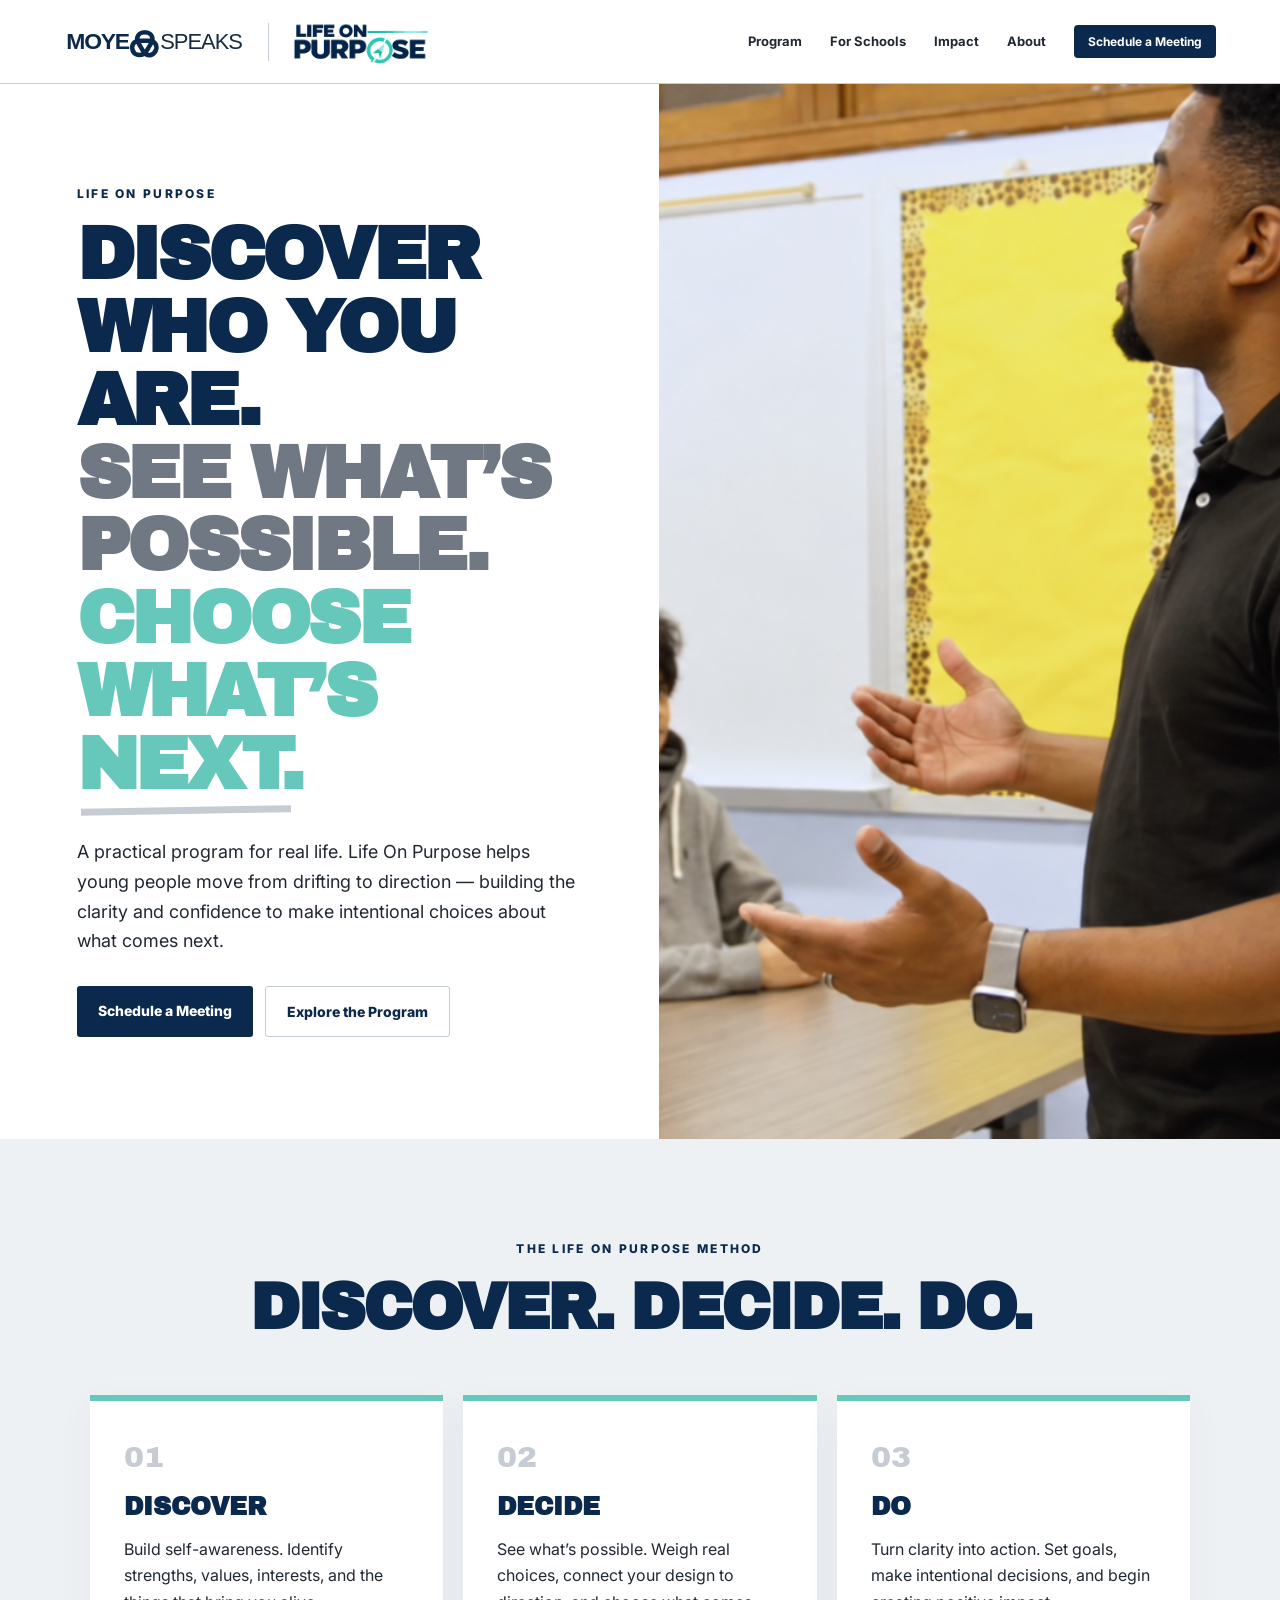
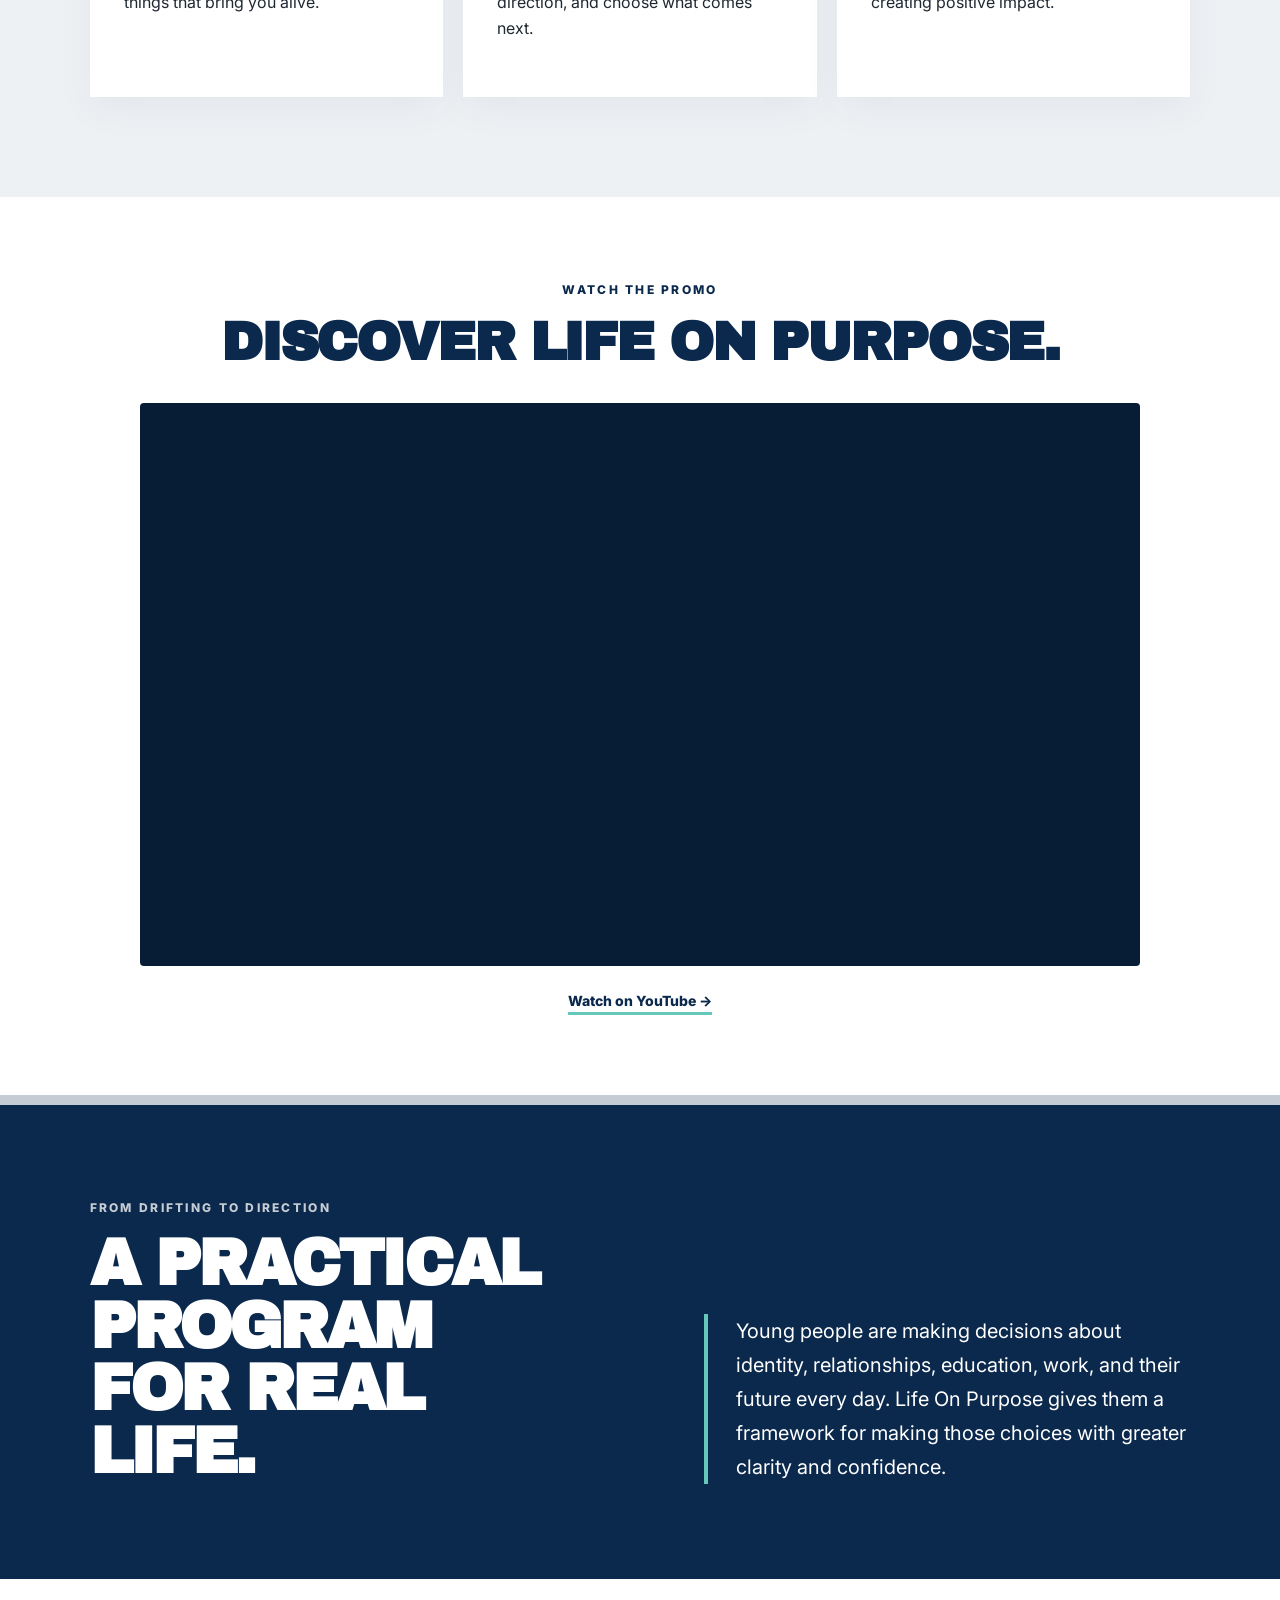
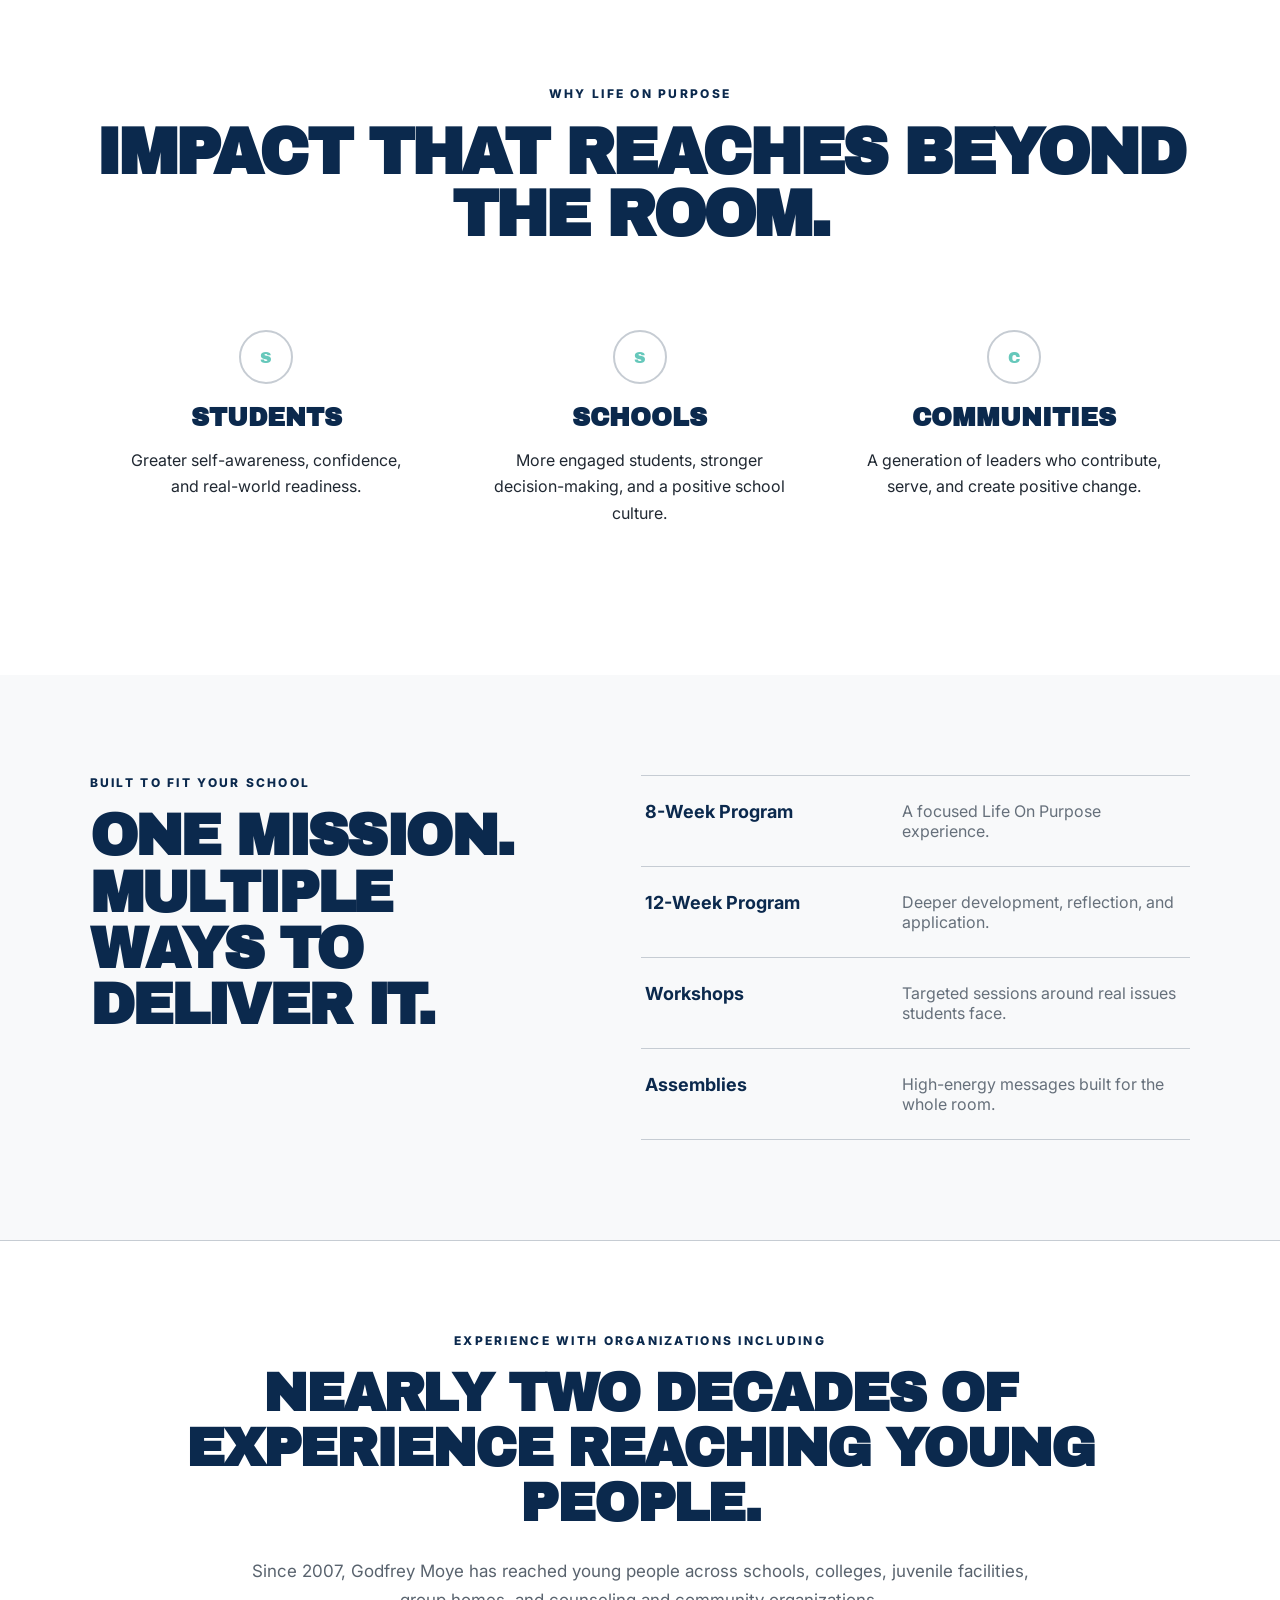
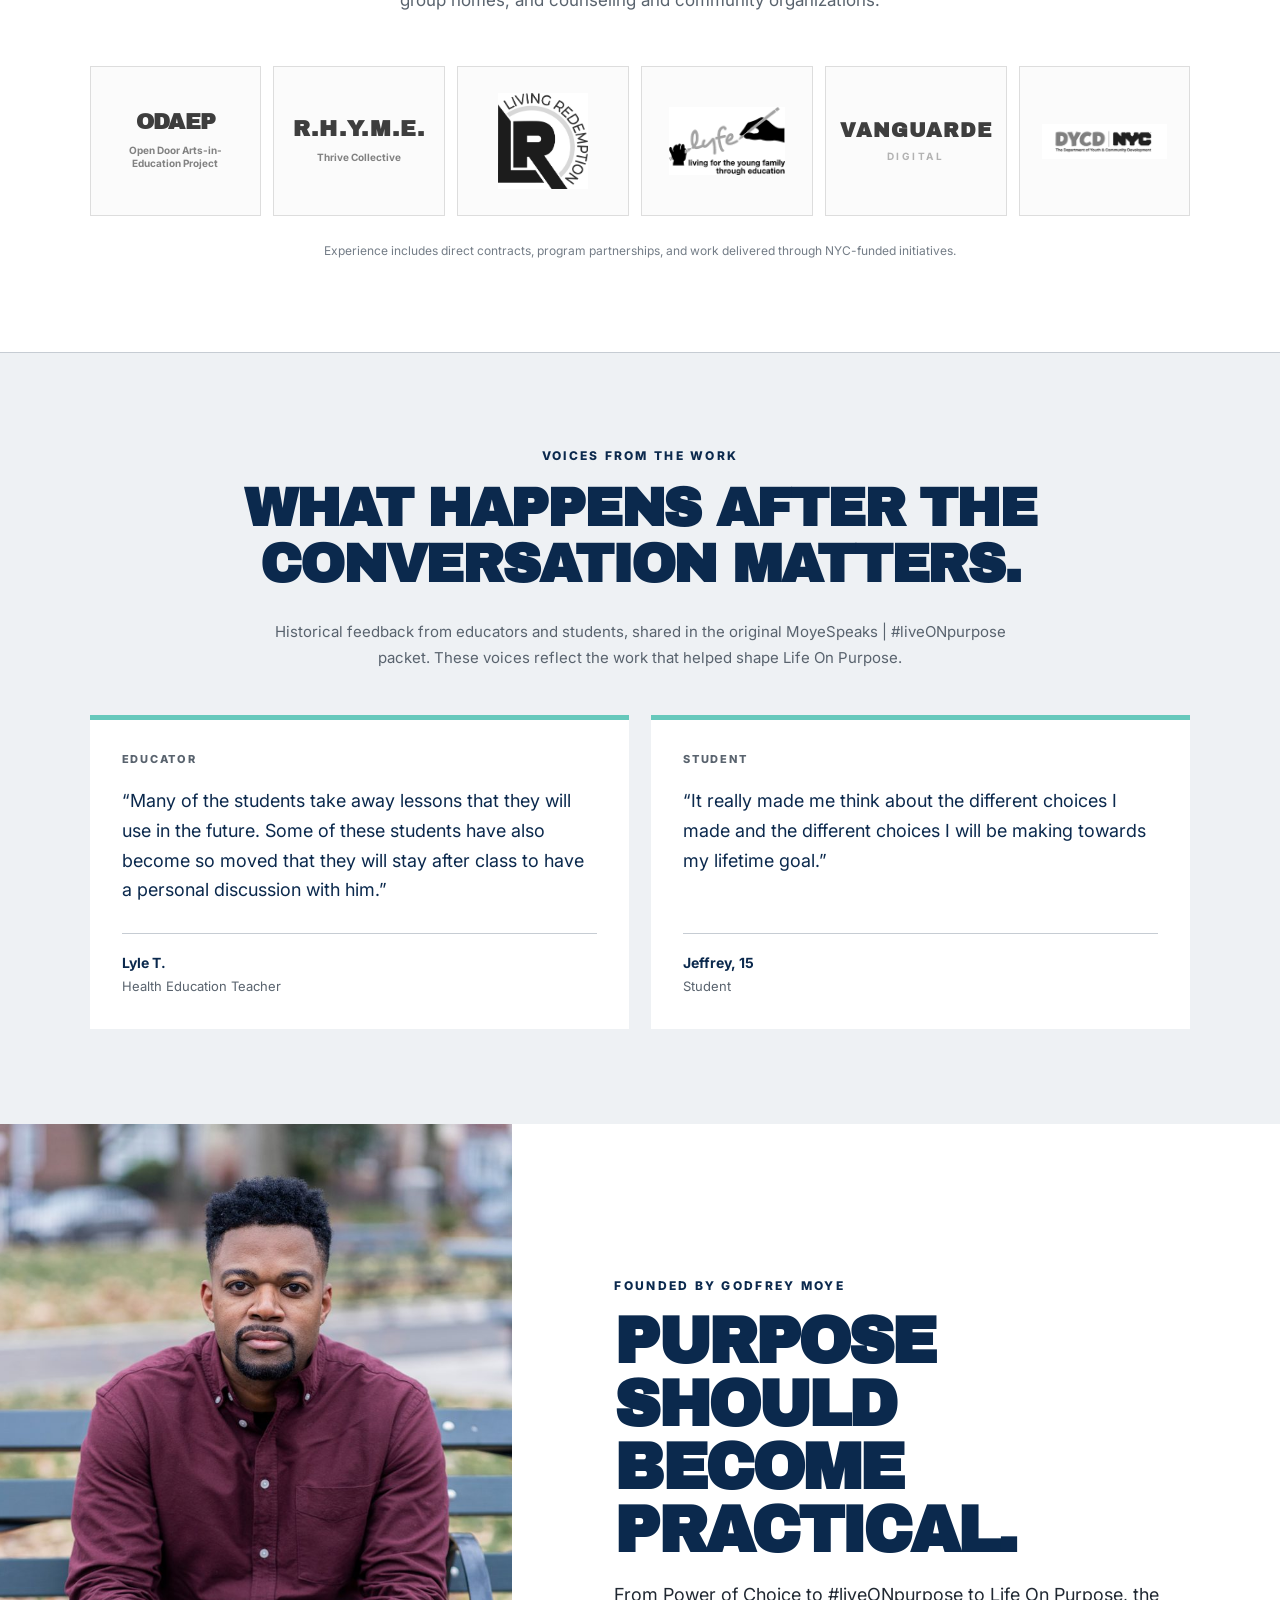
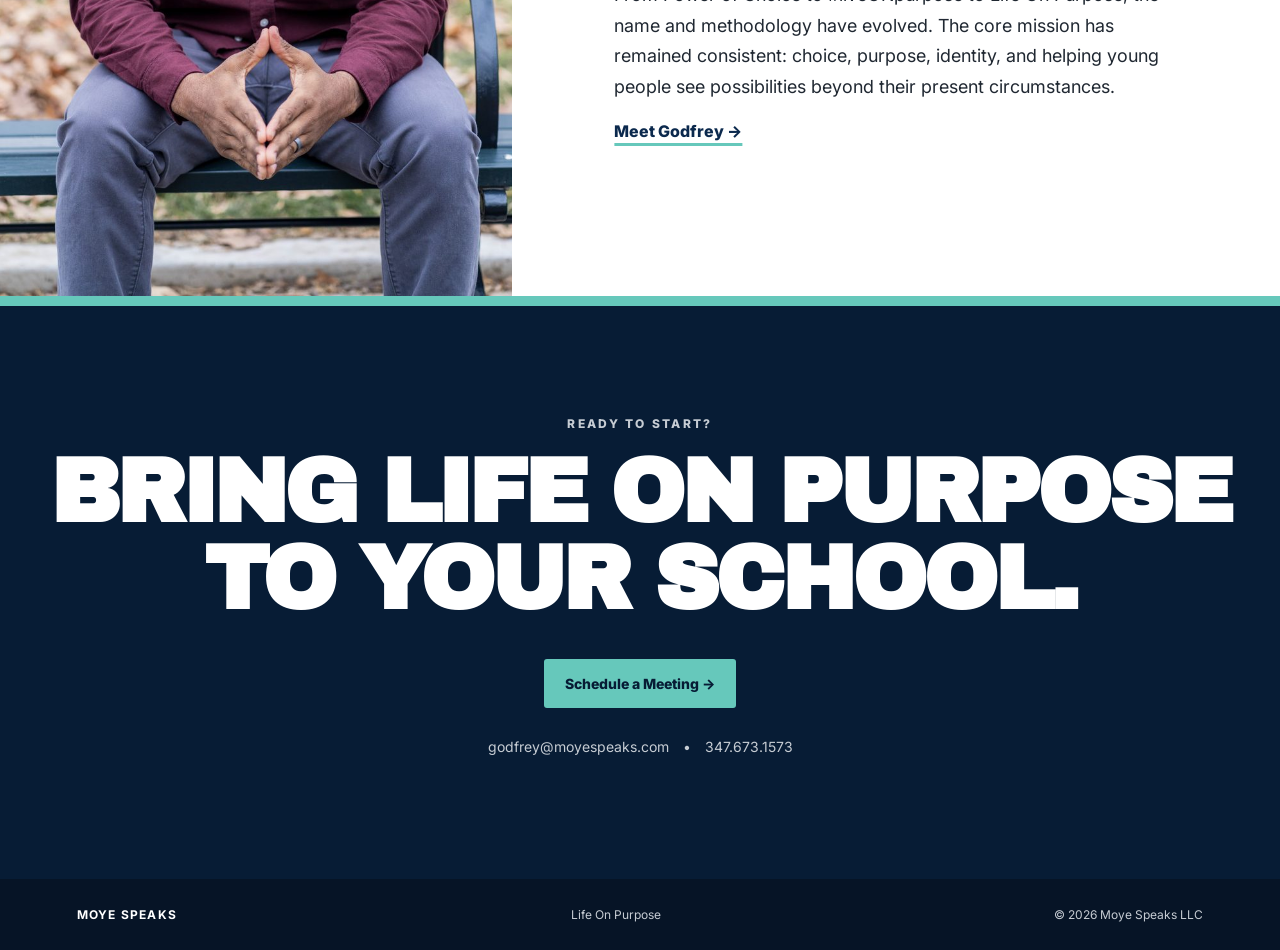
<file: index.html>
<!doctype html>
<html lang="en">
<head>
<meta charset="UTF-8">
<meta name="viewport" content="width=device-width,initial-scale=1">
<title>Life On Purpose | Moye Speaks</title>
<meta name="description" content="Life On Purpose helps young people move from drifting to direction through practical school programs that build self-awareness, confidence, and intentional decision-making.">
<link rel="preconnect" href="https://fonts.googleapis.com">
<link rel="preconnect" href="https://fonts.gstatic.com" crossorigin>
<link href="https://fonts.googleapis.com/css2?family=Archivo+Black&family=Inter:wght@400;500;600;700;800&display=swap" rel="stylesheet">
<link rel="stylesheet" href="/assets/lop-refresh.css?v=proof-20261007">
<link rel="canonical" href="https://moyespeaks.com/">
<style>
.promo{padding:85px clamp(24px,7vw,110px);background:#fff;text-align:center}
.promo h2{font-family:"Archivo Black",sans-serif;text-transform:uppercase;letter-spacing:-.04em;line-height:1.04;color:var(--navy);font-size:clamp(36px,4.2vw,60px);max-width:920px;margin:0 auto 32px}
.promo-player{max-width:1000px;margin:0 auto 24px;aspect-ratio:16/9;background:var(--navy2);overflow:hidden;border-radius:4px}
.promo-player iframe{display:block;width:100%;height:100%;border:0}
.promo .text-link{font-size:14px}
@media(max-width:850px){.promo{padding-top:65px;padding-bottom:65px}}
</style>
</head>
<body>
<header class="nav">
  <div class="brand-lockup">
    <a class="company-brand" href="/" aria-label="Moye Speaks home"><img src="/images/moye-speaks-logo.svg" alt="Moye Speaks"></a>
    <span class="brand-divider" aria-hidden="true"></span>
    <a class="program-brand" href="/program/" aria-label="Life On Purpose program"><img src="/images/life-on-purpose-logo.png" alt="Life On Purpose"></a>
  </div>
  <nav aria-label="Main navigation">
    <a href="/program/">Program</a><a href="/educators/">For Schools</a><a href="/impact/">Impact</a><a href="/about/">About</a>
    <a class="nav-cta" href="https://calendly.com/moyespeaks/godfrey-moye-meeting" target="_blank" rel="noopener">Schedule a Meeting</a>
  </nav>
</header>

<main>
<section class="hero">
  <div class="hero-copy">
    <p class="eyebrow">LIFE ON PURPOSE</p>
    <h1>Discover who you are.<br><span>See what’s possible.</span><br><em>Choose what’s next.</em></h1>
    <p class="lede">A practical program for real life. Life On Purpose helps young people move from drifting to direction — building the clarity and confidence to make intentional choices about what comes next.</p>
    <div class="actions"><a class="btn primary" href="https://calendly.com/moyespeaks/godfrey-moye-meeting" target="_blank" rel="noopener">Schedule a Meeting</a><a class="btn secondary" href="/program/">Explore the Program</a></div>
  </div>
  <div class="hero-photo"><img src="/images/youth-work.png" alt="Godfrey Moye working with young people"></div>
</section>

<section class="method" aria-labelledby="method-title">
  <p class="eyebrow center">THE LIFE ON PURPOSE METHOD</p>
  <h2 id="method-title">Discover. Decide. Do.</h2>
  <div class="method-grid">
    <article><span>01</span><h3>Discover</h3><p>Build self-awareness. Identify strengths, values, interests, and the things that bring you alive.</p></article>
    <article><span>02</span><h3>Decide</h3><p>See what’s possible. Weigh real choices, connect your design to direction, and choose what comes next.</p></article>
    <article><span>03</span><h3>Do</h3><p>Turn clarity into action. Set goals, make intentional decisions, and begin creating positive impact.</p></article>
  </div>
</section>

<section class="promo" id="promo" aria-labelledby="promo-title">
 <p class="eyebrow center">WATCH THE PROMO</p>
 <h2 id="promo-title">Discover Life On Purpose.</h2>
 <div class="promo-player"><iframe src="https://www.youtube-nocookie.com/embed/PWd2QhHkWoM?rel=0" title="Life On Purpose promotional video" loading="lazy" referrerpolicy="strict-origin-when-cross-origin" allow="accelerometer; clipboard-write; encrypted-media; gyroscope; picture-in-picture; web-share" allowfullscreen></iframe></div>
 <a class="text-link" href="https://youtu.be/PWd2QhHkWoM" target="_blank" rel="noopener">Watch on YouTube →</a>
</section>

<section class="real-life">
 <div><p class="eyebrow light">FROM DRIFTING TO DIRECTION</p><h2>A practical program<br>for real life.</h2></div>
 <p>Young people are making decisions about identity, relationships, education, work, and their future every day. Life On Purpose gives them a framework for making those choices with greater clarity and confidence.</p>
</section>

<section class="outcomes">
 <p class="eyebrow center">WHY LIFE ON PURPOSE</p><h2>Impact that reaches beyond the room.</h2>
 <div class="outcome-grid">
  <article><div class="icon">S</div><h3>Students</h3><p>Greater self-awareness, confidence, and real-world readiness.</p></article>
  <article><div class="icon">S</div><h3>Schools</h3><p>More engaged students, stronger decision-making, and a positive school culture.</p></article>
  <article><div class="icon">C</div><h3>Communities</h3><p>A generation of leaders who contribute, serve, and create positive change.</p></article>
 </div>
</section>

<section class="formats">
 <div class="formats-head"><p class="eyebrow">BUILT TO FIT YOUR SCHOOL</p><h2>One mission.<br>Multiple ways to deliver it.</h2></div>
 <div class="format-list">
  <a href="/program/"><strong>8-Week Program</strong><span>A focused Life On Purpose experience.</span></a>
  <a href="/program/"><strong>12-Week Program</strong><span>Deeper development, reflection, and application.</span></a>
  <a href="/program/"><strong>Workshops</strong><span>Targeted sessions around real issues students face.</span></a>
  <a href="/program/"><strong>Assemblies</strong><span>High-energy messages built for the whole room.</span></a>
 </div>
</section>

<section class="experience" aria-labelledby="experience-title">
  <p class="eyebrow center">EXPERIENCE WITH ORGANIZATIONS INCLUDING</p>
  <h2 id="experience-title">Nearly two decades of experience reaching young people.</h2>
  <p class="experience-summary">Since 2007, Godfrey Moye has reached young people across schools, colleges, juvenile facilities, group homes, and counseling and community organizations.</p>
  <div class="org-grid" aria-label="Organizations Godfrey Moye has worked with">
    <a class="org-mark odaep" href="https://odaep.org/" target="_blank" rel="noopener" aria-label="Open Door Arts-in-Education Project"><strong>ODAEP</strong><span>Open Door Arts-in-Education Project</span></a>
    <a class="org-mark rhyme" href="https://www.thrivecollective.org/rhyme/" target="_blank" rel="noopener" aria-label="RHYME by Thrive Collective"><strong>R.H.Y.M.E.</strong><span>Thrive Collective</span></a>
    <a class="org-mark redemption" href="https://livingredemption.org/" target="_blank" rel="noopener" aria-label="Living Redemption"><img src="/images/partners/living-redemption.png" alt="Living Redemption"></a>
    <a class="org-mark lyfe" href="https://lyfenyc.org/" target="_blank" rel="noopener" aria-label="LYFE NYC"><img src="/images/partners/lyfe.png" alt="LYFE NYC"></a>
    <a class="org-mark vanguarde" href="https://vanguarde.digital/" target="_blank" rel="noopener" aria-label="Vanguarde Digital"><strong>VANGUARDE</strong><span>DIGITAL</span></a>
    <a class="org-mark dycd" href="https://discoverdycd.dycdconnect.nyc/home" target="_blank" rel="noopener" aria-label="NYC Department of Youth and Community Development"><img src="/images/partners/dycd.png" alt="DYCD NYC"></a>
  </div>
  <p class="experience-note">Experience includes direct contracts, program partnerships, and work delivered through NYC-funded initiatives.</p>
</section>

<section class="testimonials" aria-labelledby="testimonials-title">
 <p class="eyebrow center">VOICES FROM THE WORK</p>
 <h2 id="testimonials-title">What happens after the conversation matters.</h2>
 <p class="testimonials-context">Historical feedback from educators and students, shared in the original MoyeSpeaks | #liveONpurpose packet. These voices reflect the work that helped shape Life On Purpose.</p>
 <div class="testimonial-grid">
  <figure class="testimonial-card"><p class="testimonial-label">EDUCATOR</p><blockquote><p>“Many of the students take away lessons that they will use in the future. Some of these students have also become so moved that they will stay after class to have a personal discussion with him.”</p></blockquote><figcaption><strong>Lyle T.</strong><span>Health Education Teacher</span></figcaption></figure>
  <figure class="testimonial-card"><p class="testimonial-label">STUDENT</p><blockquote><p>“It really made me think about the different choices I made and the different choices I will be making towards my lifetime goal.”</p></blockquote><figcaption><strong>Jeffrey, 15</strong><span>Student</span></figcaption></figure>
 </div>
</section>

<section class="founder">
 <div class="founder-photo"><img src="/images/godfrey-headshot.jpg" alt="Godfrey Moye"></div>
 <div><p class="eyebrow">FOUNDED BY GODFREY MOYE</p><h2>Purpose should become practical.</h2><p>From Power of Choice to #liveONpurpose to Life On Purpose, the name and methodology have evolved. The core mission has remained consistent: choice, purpose, identity, and helping young people see possibilities beyond their present circumstances.</p><a class="text-link" href="/about/">Meet Godfrey →</a></div>
</section>

<section class="closing">
 <p class="eyebrow light">READY TO START?</p><h2>Bring Life On Purpose<br>to your school.</h2>
 <a class="btn seafoam" href="https://calendly.com/moyespeaks/godfrey-moye-meeting" target="_blank" rel="noopener">Schedule a Meeting →</a>
 <p class="contact-line"><a href="mailto:godfrey@moyespeaks.com">godfrey@moyespeaks.com</a><span>•</span><a href="tel:+13476731573">347.673.1573</a></p>
</section>
</main>
<footer><strong>MOYE SPEAKS</strong><span>Life On Purpose</span><span>© 2026 Moye Speaks LLC</span></footer>
</body></html>
</file>
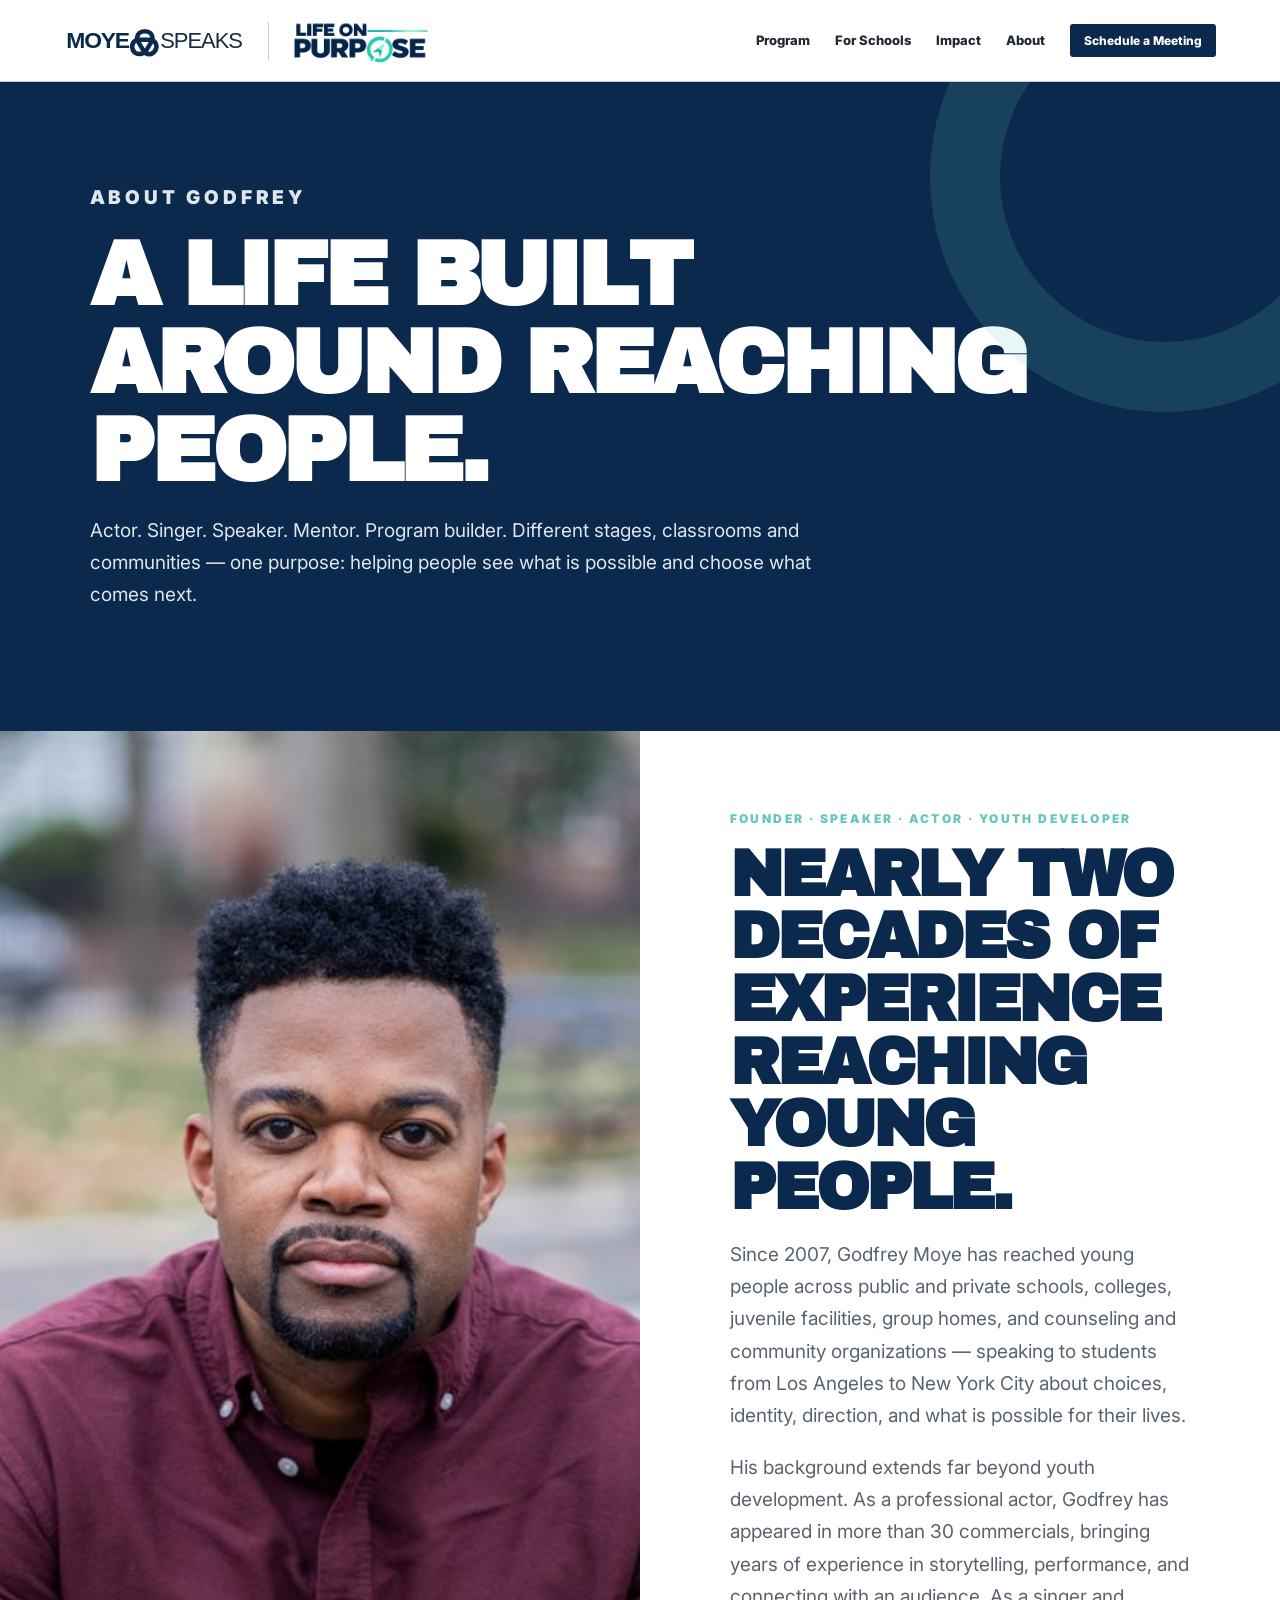
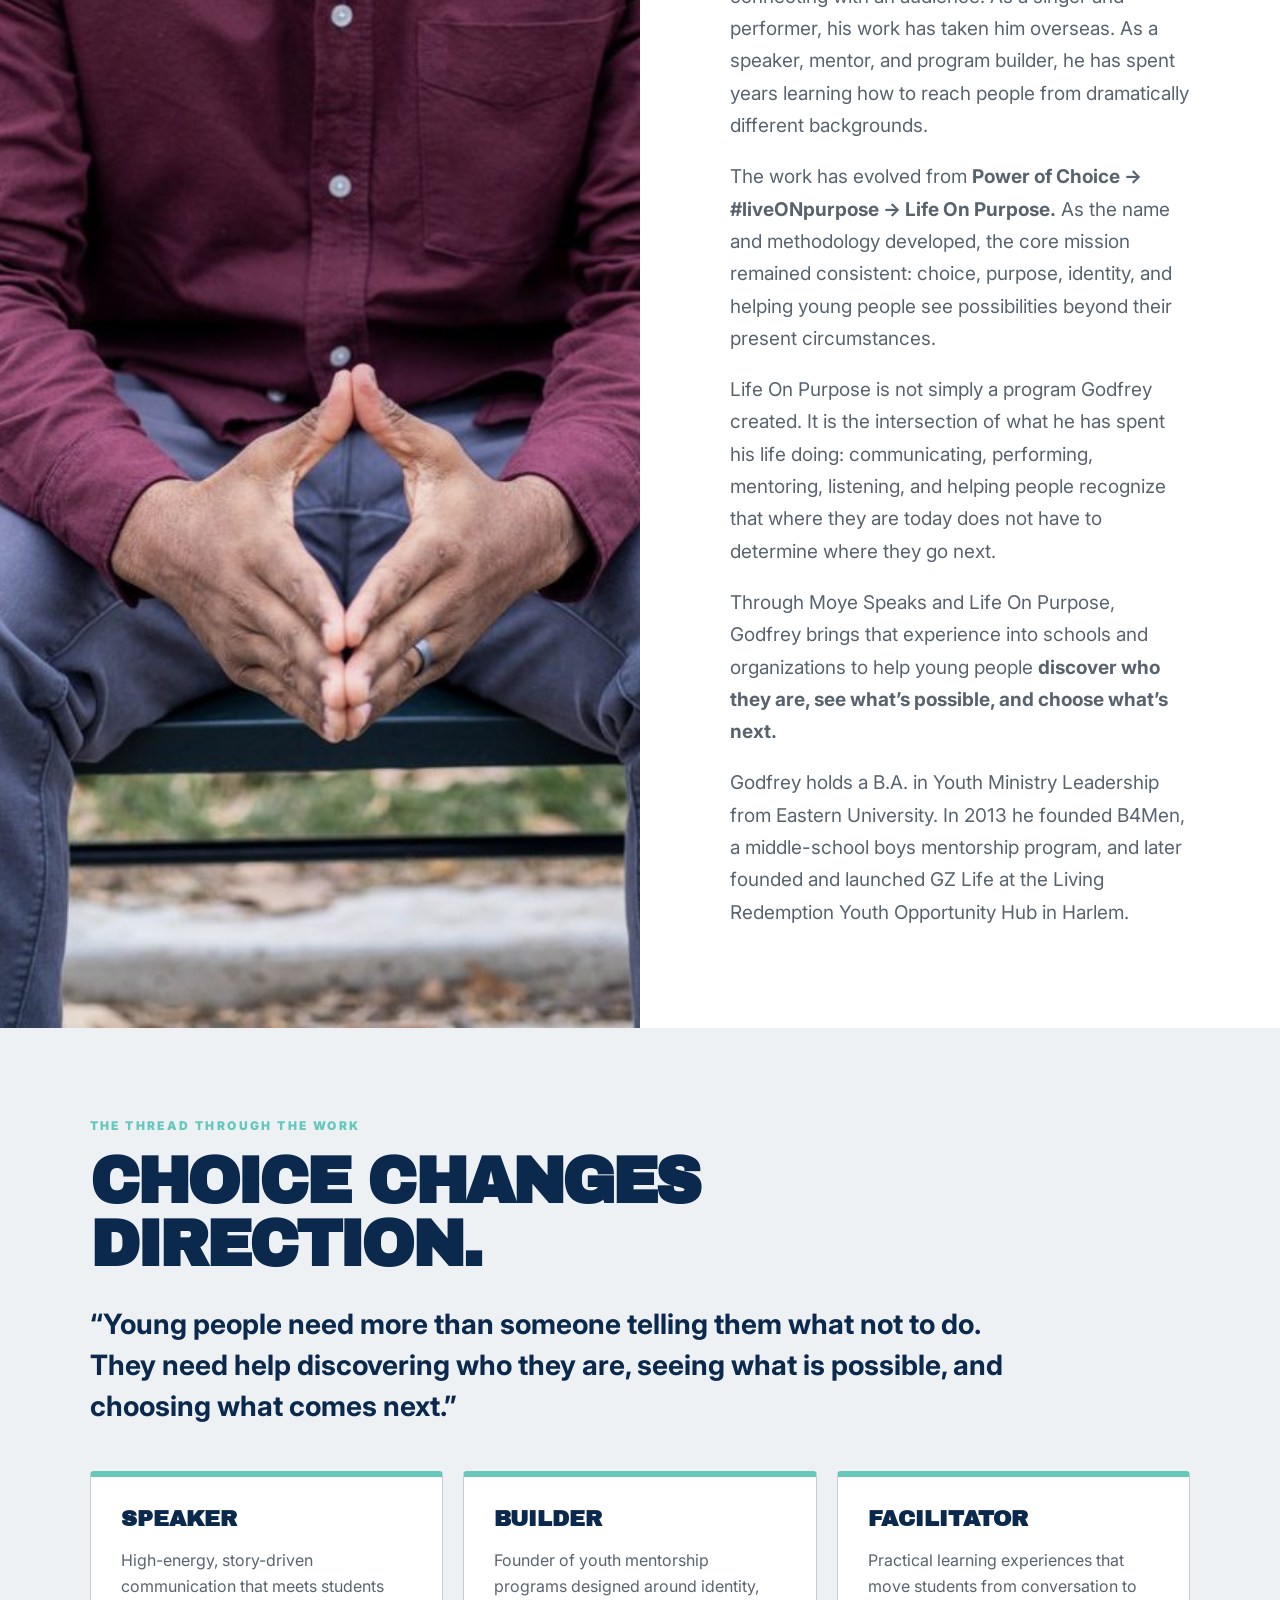
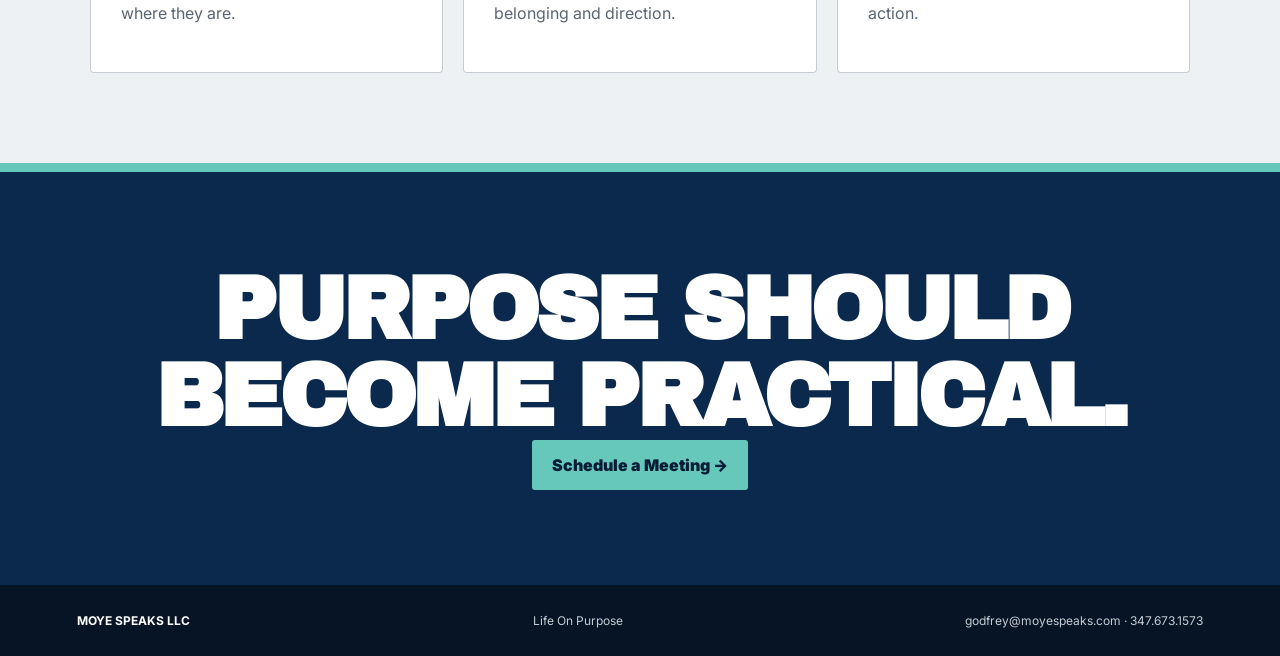
<file: about/index.html>
<!doctype html><html lang="en"><head><meta charset="UTF-8"><meta name="viewport" content="width=device-width,initial-scale=1"><title>About Godfrey Moye | Moye Speaks</title><meta name="description" content="Meet Godfrey Moye, founder of Moye Speaks and Life On Purpose."><link rel="preconnect" href="https://fonts.googleapis.com"><link rel="preconnect" href="https://fonts.gstatic.com" crossorigin><link href="https://fonts.googleapis.com/css2?family=Archivo+Black&family=Inter:wght@400;500;600;700;800;900&display=swap" rel="stylesheet"><link rel="stylesheet" href="/assets/rebrand.css?v=1"></head><body><header class="site-nav"><div class="brand-lockup"><a class="company-brand" href="/" aria-label="Moye Speaks home"><img src="/images/moye-speaks-logo.svg" alt="Moye Speaks"></a><span class="brand-divider" aria-hidden="true"></span><a class="program-brand" href="/program/" aria-label="Life On Purpose program"><img src="/images/life-on-purpose-logo.png" alt="Life On Purpose"></a></div><nav class="navlinks"><a href="/program/">Program</a><a href="/educators/">For Schools</a><a href="/impact/">Impact</a><a href="/about/">About</a><a class="cta" href="https://calendly.com/moyespeaks/godfrey-moye-meeting" target="_blank" rel="noopener">Schedule a Meeting</a></nav></header><main><section class="hero"><p class="kicker">ABOUT GODFREY</p><h1>A life built around reaching people.</h1><p>Actor. Singer. Speaker. Mentor. Program builder. Different stages, classrooms and communities — one purpose: helping people see what is possible and choose what comes next.</p></section><section class="split"><div class="photo"><img src="/images/godfrey-headshot.jpg" alt="Godfrey Moye"></div><div class="copy"><p class="kicker">FOUNDER · SPEAKER · ACTOR · YOUTH DEVELOPER</p><h2>Nearly two decades of experience reaching young people.</h2><p class="intro">Since 2007, Godfrey Moye has reached young people across public and private schools, colleges, juvenile facilities, group homes, and counseling and community organizations — speaking to students from Los Angeles to New York City about choices, identity, direction, and what is possible for their lives.</p><p class="intro">His background extends far beyond youth development. As a professional actor, Godfrey has appeared in more than 30 commercials, bringing years of experience in storytelling, performance, and connecting with an audience. As a singer and performer, his work has taken him overseas. As a speaker, mentor, and program builder, he has spent years learning how to reach people from dramatically different backgrounds.</p><p class="intro">The work has evolved from <strong>Power of Choice → #liveONpurpose → Life On Purpose.</strong> As the name and methodology developed, the core mission remained consistent: choice, purpose, identity, and helping young people see possibilities beyond their present circumstances.</p><p class="intro">Life On Purpose is not simply a program Godfrey created. It is the intersection of what he has spent his life doing: communicating, performing, mentoring, listening, and helping people recognize that where they are today does not have to determine where they go next.</p><p class="intro">Through Moye Speaks and Life On Purpose, Godfrey brings that experience into schools and organizations to help young people <strong>discover who they are, see what’s possible, and choose what’s next.</strong></p><p class="intro">Godfrey holds a B.A. in Youth Ministry Leadership from Eastern University. In 2013 he founded B4Men, a middle-school boys mentorship program, and later founded and launched GZ Life at the Living Redemption Youth Opportunity Hub in Harlem.</p></div></section><section class="section alt"><p class="kicker">THE THREAD THROUGH THE WORK</p><h2>Choice changes direction.</h2><p class="quote">“Young people need more than someone telling them what not to do. They need help discovering who they are, seeing what is possible, and choosing what comes next.”</p><div class="grid3"><article class="card accent"><h3>Speaker</h3><p>High-energy, story-driven communication that meets students where they are.</p></article><article class="card accent"><h3>Builder</h3><p>Founder of youth mentorship programs designed around identity, belonging and direction.</p></article><article class="card accent"><h3>Facilitator</h3><p>Practical learning experiences that move students from conversation to action.</p></article></div></section><section class="cta-band"><h2>Purpose should become practical.</h2><a class="button" href="https://calendly.com/moyespeaks/godfrey-moye-meeting" target="_blank" rel="noopener">Schedule a Meeting →</a></section></main><footer><strong>MOYE SPEAKS LLC</strong><span>Life On Purpose</span><span>godfrey@moyespeaks.com · 347.673.1573</span></footer></body></html>
</file>
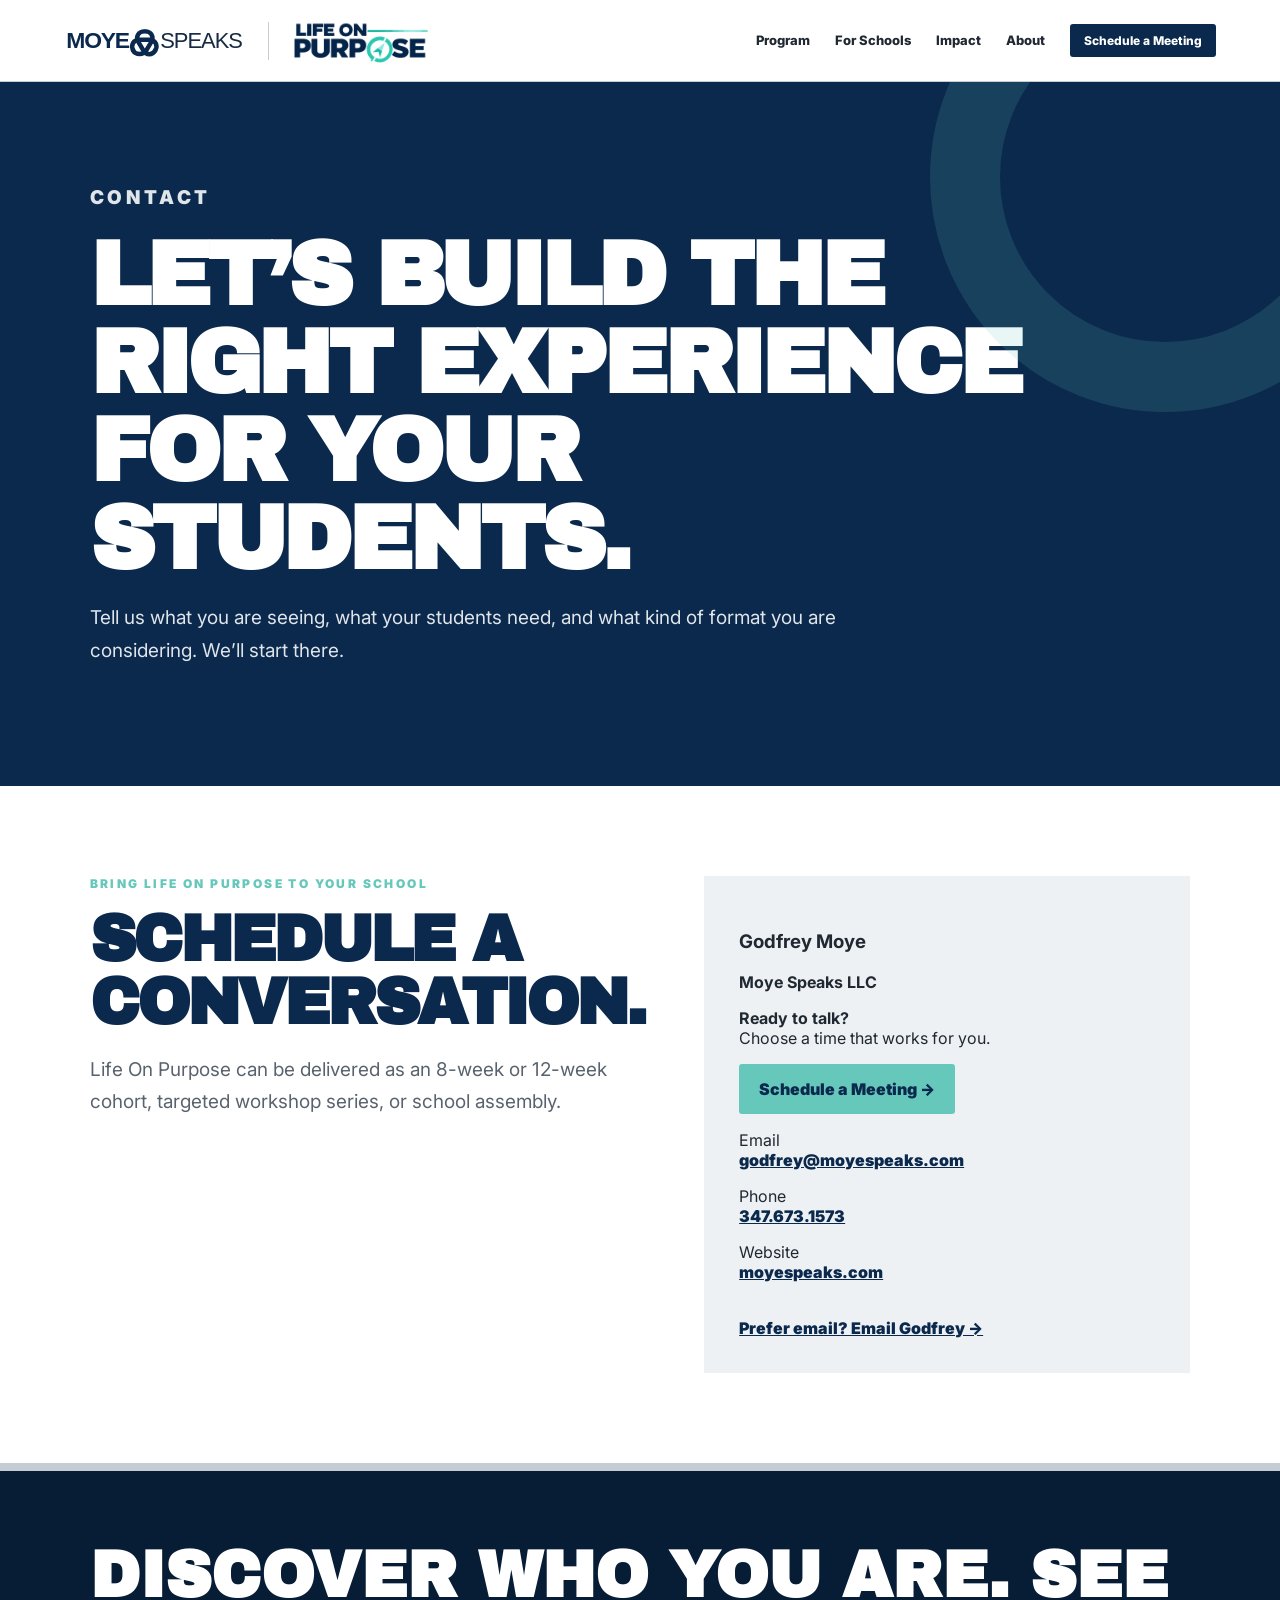
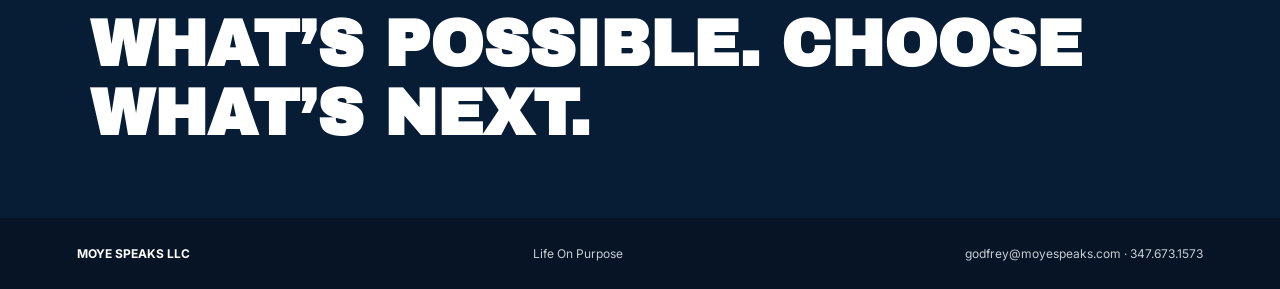
<file: contact/index.html>
<!doctype html><html lang="en"><head><meta charset="UTF-8"><meta name="viewport" content="width=device-width,initial-scale=1"><title>Contact | Moye Speaks</title><meta name="description" content="Bring Life On Purpose to your school or organization."><link rel="preconnect" href="https://fonts.googleapis.com"><link rel="preconnect" href="https://fonts.gstatic.com" crossorigin><link href="https://fonts.googleapis.com/css2?family=Archivo+Black&family=Inter:wght@400;500;600;700;800;900&display=swap" rel="stylesheet"><link rel="stylesheet" href="/assets/rebrand.css?v=1"></head><body><header class="site-nav"><div class="brand-lockup"><a class="company-brand" href="/" aria-label="Moye Speaks home"><img src="/images/moye-speaks-logo.svg" alt="Moye Speaks"></a><span class="brand-divider" aria-hidden="true"></span><a class="program-brand" href="/program/" aria-label="Life On Purpose program"><img src="/images/life-on-purpose-logo.png" alt="Life On Purpose"></a></div><nav class="navlinks"><a href="/program/">Program</a><a href="/educators/">For Schools</a><a href="/impact/">Impact</a><a href="/about/">About</a><a class="cta" href="https://calendly.com/moyespeaks/godfrey-moye-meeting" target="_blank" rel="noopener">Schedule a Meeting</a></nav></header><main><section class="hero"><p class="kicker">CONTACT</p><h1>Let’s build the right experience for your students.</h1><p>Tell us what you are seeing, what your students need, and what kind of format you are considering. We’ll start there.</p></section><section class="section"><div class="contact"><div><p class="kicker">BRING LIFE ON PURPOSE TO YOUR SCHOOL</p><h2>Schedule a conversation.</h2><p class="intro">Life On Purpose can be delivered as an 8-week or 12-week cohort, targeted workshop series, or school assembly.</p></div><div class="contact-box"><h3>Godfrey Moye</h3><p><b>Moye Speaks LLC</b></p><p><b>Ready to talk?</b><br>Choose a time that works for you.</p><p><a class="button" href="https://calendly.com/moyespeaks/godfrey-moye-meeting" target="_blank" rel="noopener">Schedule a Meeting →</a></p><p>Email<br><a href="mailto:godfrey@moyespeaks.com">godfrey@moyespeaks.com</a></p><p>Phone<br><a href="tel:+13476731573">347.673.1573</a></p><p>Website<br><a href="/">moyespeaks.com</a></p><br><a href="mailto:godfrey@moyespeaks.com?subject=Life%20On%20Purpose%20Inquiry">Prefer email? Email Godfrey →</a></div></div></section><section class="band"><h2>Discover who you are. See what’s possible. Choose what’s next.</h2></section></main><footer><strong>MOYE SPEAKS LLC</strong><span>Life On Purpose</span><span>godfrey@moyespeaks.com · 347.673.1573</span></footer></body></html>
</file>
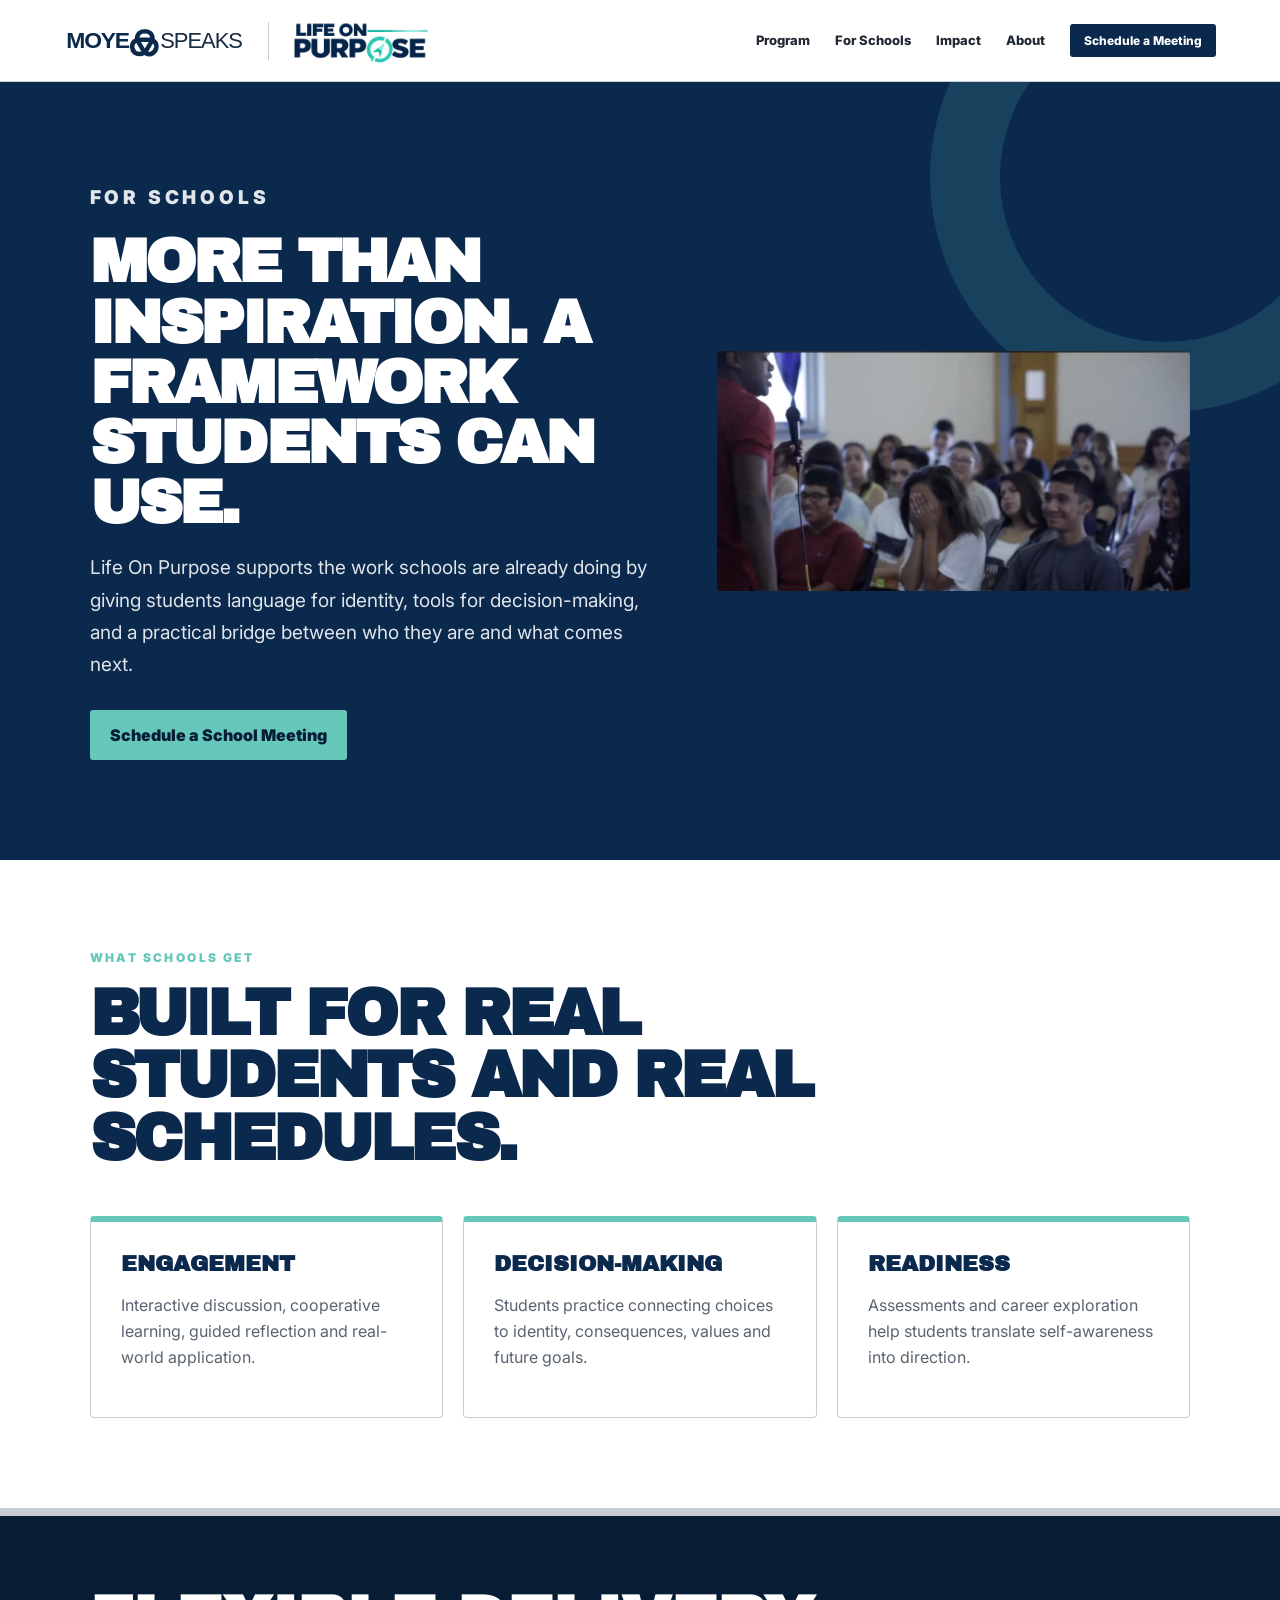
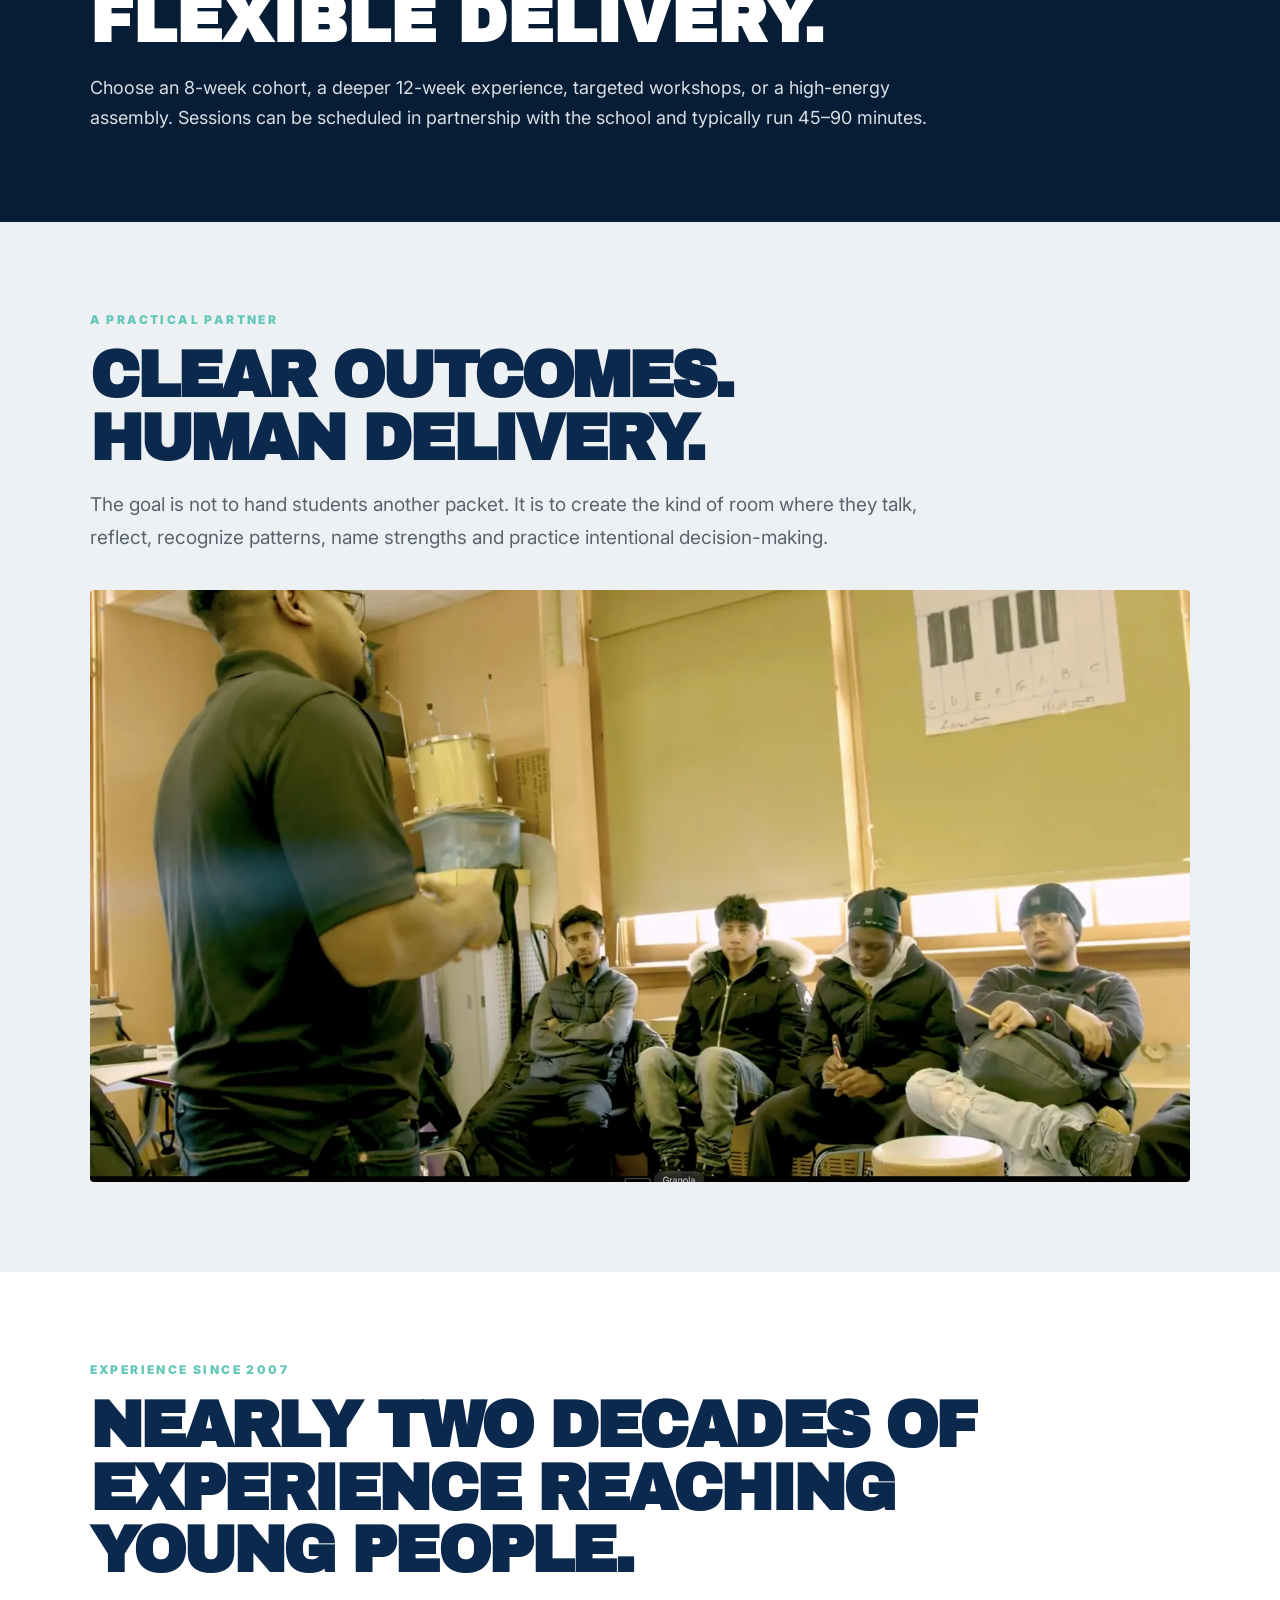
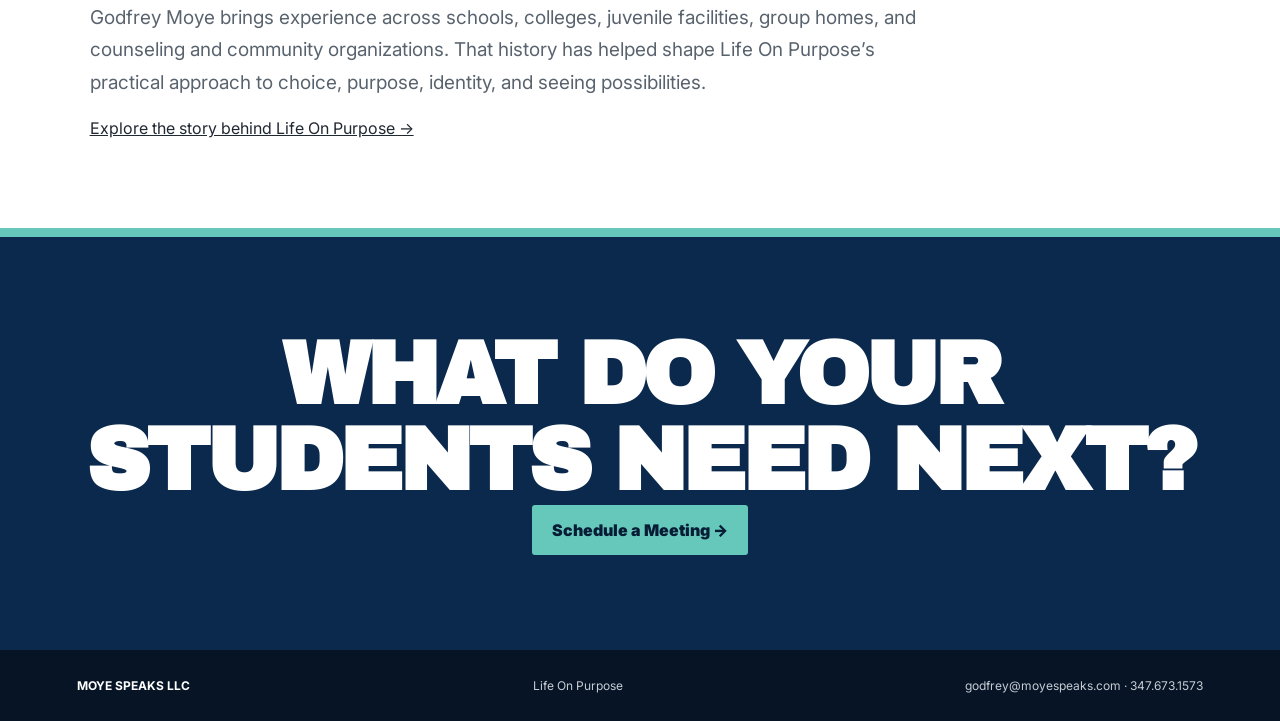
<file: educators/index.html>
<!doctype html><html lang="en"><head><meta charset="UTF-8"><meta name="viewport" content="width=device-width,initial-scale=1"><title>For Schools | Life On Purpose</title><meta name="description" content="Life On Purpose gives schools a practical framework for student identity, decision-making and future readiness."><link rel="preconnect" href="https://fonts.googleapis.com"><link rel="preconnect" href="https://fonts.gstatic.com" crossorigin><link href="https://fonts.googleapis.com/css2?family=Archivo+Black&family=Inter:wght@400;500;600;700;800;900&display=swap" rel="stylesheet"><link rel="stylesheet" href="/assets/rebrand.css?v=1"><style>.schools-workshop{margin:36px 0 0;max-width:1100px}.schools-workshop img{display:block;width:100%;height:auto;border-radius:4px}.hero.schools-hero{display:grid;grid-template-columns:minmax(0,1.1fr) minmax(0,.9fr);gap:48px;align-items:center}.schools-hero .hero-copy,.schools-hero .hero-photo{position:relative;z-index:1;min-width:0}.schools-hero h1{font-size:clamp(42px,4.8vw,72px)}.schools-hero .hero-photo{margin:0}.schools-hero .hero-photo img{display:block;width:100%;height:auto;border-radius:4px}@media(max-width:850px){.hero.schools-hero{grid-template-columns:minmax(0,1fr);gap:36px}.schools-hero h1{font-size:clamp(40px,8vw,64px)}} </style></head><body><header class="site-nav"><div class="brand-lockup"><a class="company-brand" href="/" aria-label="Moye Speaks home"><img src="/images/moye-speaks-logo.svg" alt="Moye Speaks"></a><span class="brand-divider" aria-hidden="true"></span><a class="program-brand" href="/program/" aria-label="Life On Purpose program"><img src="/images/life-on-purpose-logo.png" alt="Life On Purpose"></a></div><nav class="navlinks"><a href="/program/">Program</a><a href="/educators/">For Schools</a><a href="/impact/">Impact</a><a href="/about/">About</a><a class="cta" href="https://calendly.com/moyespeaks/godfrey-moye-meeting" target="_blank" rel="noopener">Schedule a Meeting</a></nav></header><main><section class="hero schools-hero"><div class="hero-copy"><p class="kicker">FOR SCHOOLS</p><h1>More than inspiration. A framework students can use.</h1><p>Life On Purpose supports the work schools are already doing by giving students language for identity, tools for decision-making, and a practical bridge between who they are and what comes next.</p><div class="hero-actions"><a class="button" href="https://calendly.com/moyespeaks/godfrey-moye-meeting" target="_blank" rel="noopener">Schedule a School Meeting</a></div></div><figure class="hero-photo"><img src="/images/godfrey-school-audience.webp" width="1200" height="608" alt="Godfrey Moye speaking to an engaged student audience"></figure></section><section class="section"><p class="kicker">WHAT SCHOOLS GET</p><h2>Built for real students and real schedules.</h2><div class="grid3"><article class="card accent"><h3>Engagement</h3><p>Interactive discussion, cooperative learning, guided reflection and real-world application.</p></article><article class="card accent"><h3>Decision-Making</h3><p>Students practice connecting choices to identity, consequences, values and future goals.</p></article><article class="card accent"><h3>Readiness</h3><p>Assessments and career exploration help students translate self-awareness into direction.</p></article></div></section><section class="band"><h2>Flexible delivery.</h2><p>Choose an 8-week cohort, a deeper 12-week experience, targeted workshops, or a high-energy assembly. Sessions can be scheduled in partnership with the school and typically run 45–90 minutes.</p></section><section class="section alt"><p class="kicker">A PRACTICAL PARTNER</p><h2>Clear outcomes. Human delivery.</h2><p class="intro">The goal is not to hand students another packet. It is to create the kind of room where they talk, reflect, recognize patterns, name strengths and practice intentional decision-making.</p><figure class="schools-workshop"><img src="/images/godfrey-workshop-schools.webp" width="1600" height="861" loading="lazy" alt="Godfrey Moye leading a classroom discussion with students"></figure></section><section class="section" aria-labelledby="schools-experience-title"><p class="kicker">EXPERIENCE SINCE 2007</p><h2 id="schools-experience-title">Nearly two decades of experience reaching young people.</h2><p class="intro">Godfrey Moye brings experience across schools, colleges, juvenile facilities, group homes, and counseling and community organizations. That history has helped shape Life On Purpose’s practical approach to choice, purpose, identity, and seeing possibilities.</p><a href="/about/">Explore the story behind Life On Purpose →</a></section><section class="cta-band"><h2>What do your students need next?</h2><a class="button" href="https://calendly.com/moyespeaks/godfrey-moye-meeting" target="_blank" rel="noopener">Schedule a Meeting →</a></section></main><footer><strong>MOYE SPEAKS LLC</strong><span>Life On Purpose</span><span>godfrey@moyespeaks.com · 347.673.1573</span></footer></body></html>
</file>
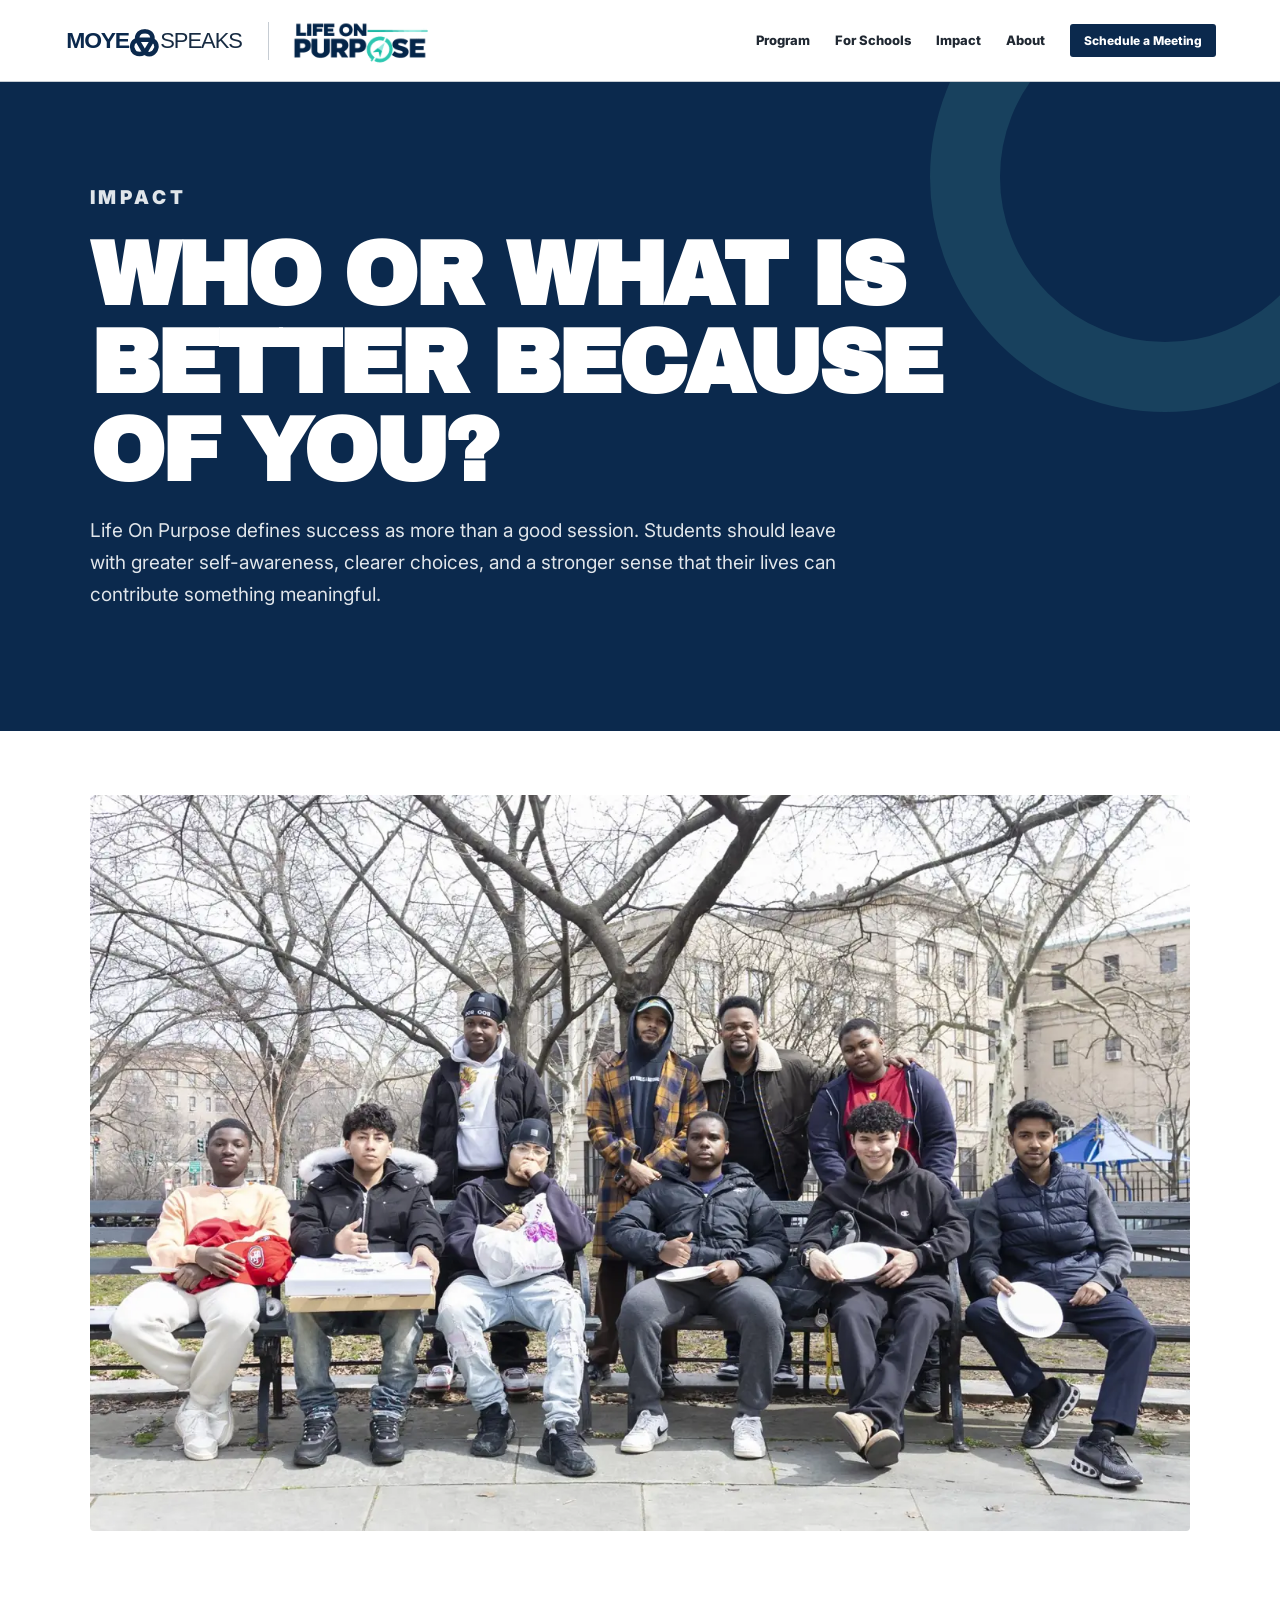
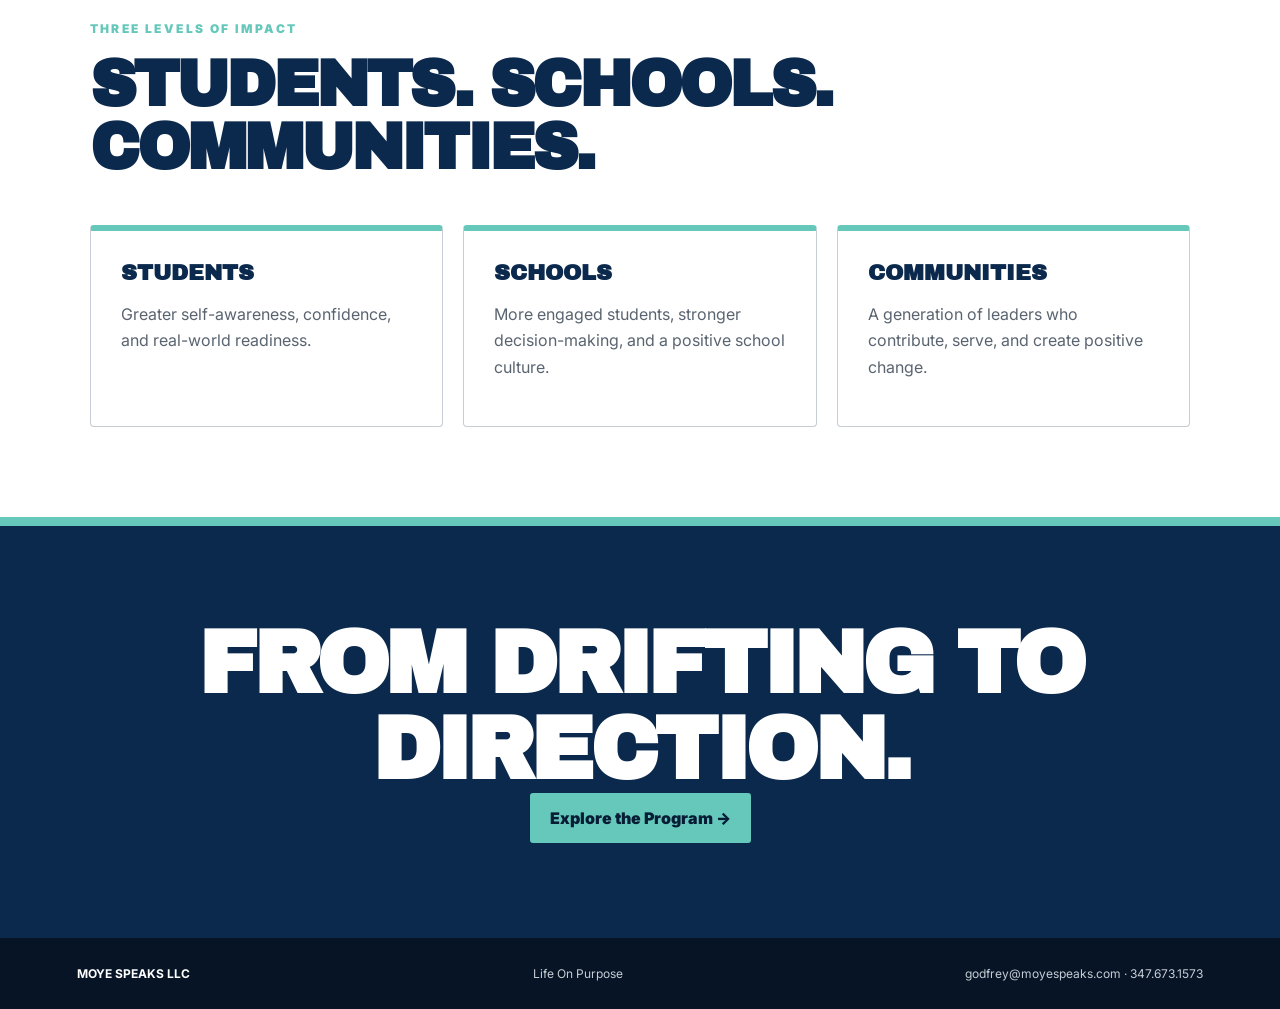
<file: impact/index.html>
<!doctype html><html lang="en"><head><meta charset="UTF-8"><meta name="viewport" content="width=device-width,initial-scale=1"><title>Impact | Life On Purpose</title><meta name="description" content="See how Life On Purpose defines student, school and community impact."><link rel="preconnect" href="https://fonts.googleapis.com"><link rel="preconnect" href="https://fonts.gstatic.com" crossorigin><link href="https://fonts.googleapis.com/css2?family=Archivo+Black&family=Inter:wght@400;500;600;700;800;900&display=swap" rel="stylesheet"><link rel="stylesheet" href="/assets/rebrand.css?v=3"><style>.impact-photo{margin:0;padding:64px clamp(24px,7vw,110px) 0;background:#fff}.impact-photo img{display:block;width:100%;max-width:1200px;height:auto;margin:auto;border-radius:4px}@media(max-width:850px){.impact-photo{padding-top:40px}}</style></head><body><header class="site-nav"><div class="brand-lockup"><a class="company-brand" href="/" aria-label="Moye Speaks home"><img src="/images/moye-speaks-logo.svg" alt="Moye Speaks"></a><span class="brand-divider" aria-hidden="true"></span><a class="program-brand" href="/program/" aria-label="Life On Purpose program"><img src="/images/life-on-purpose-logo.png" alt="Life On Purpose"></a></div><nav class="navlinks"><a href="/program/">Program</a><a href="/educators/">For Schools</a><a href="/impact/">Impact</a><a href="/about/">About</a><a class="cta" href="https://calendly.com/moyespeaks/godfrey-moye-meeting" target="_blank" rel="noopener">Schedule a Meeting</a></nav></header><main><section class="hero"><p class="kicker">IMPACT</p><h1>Who or what is better because of you?</h1><p>Life On Purpose defines success as more than a good session. Students should leave with greater self-awareness, clearer choices, and a stronger sense that their lives can contribute something meaningful.</p></section><figure class="impact-photo"><img src="/images/godfrey-youth-group-impact.webp" width="1400" height="937" alt="Godfrey Moye with a group of young people outdoors"></figure><section class="section"><p class="kicker">THREE LEVELS OF IMPACT</p><h2>Students. Schools. Communities.</h2><div class="grid3"><article class="card accent"><h3>Students</h3><p>Greater self-awareness, confidence, and real-world readiness.</p></article><article class="card accent"><h3>Schools</h3><p>More engaged students, stronger decision-making, and a positive school culture.</p></article><article class="card accent"><h3>Communities</h3><p>A generation of leaders who contribute, serve, and create positive change.</p></article></div></section><section class="cta-band"><h2>From drifting to direction.</h2><a class="button" href="/program/">Explore the Program →</a></section></main><footer><strong>MOYE SPEAKS LLC</strong><span>Life On Purpose</span><span>godfrey@moyespeaks.com · 347.673.1573</span></footer></body></html>
</file>
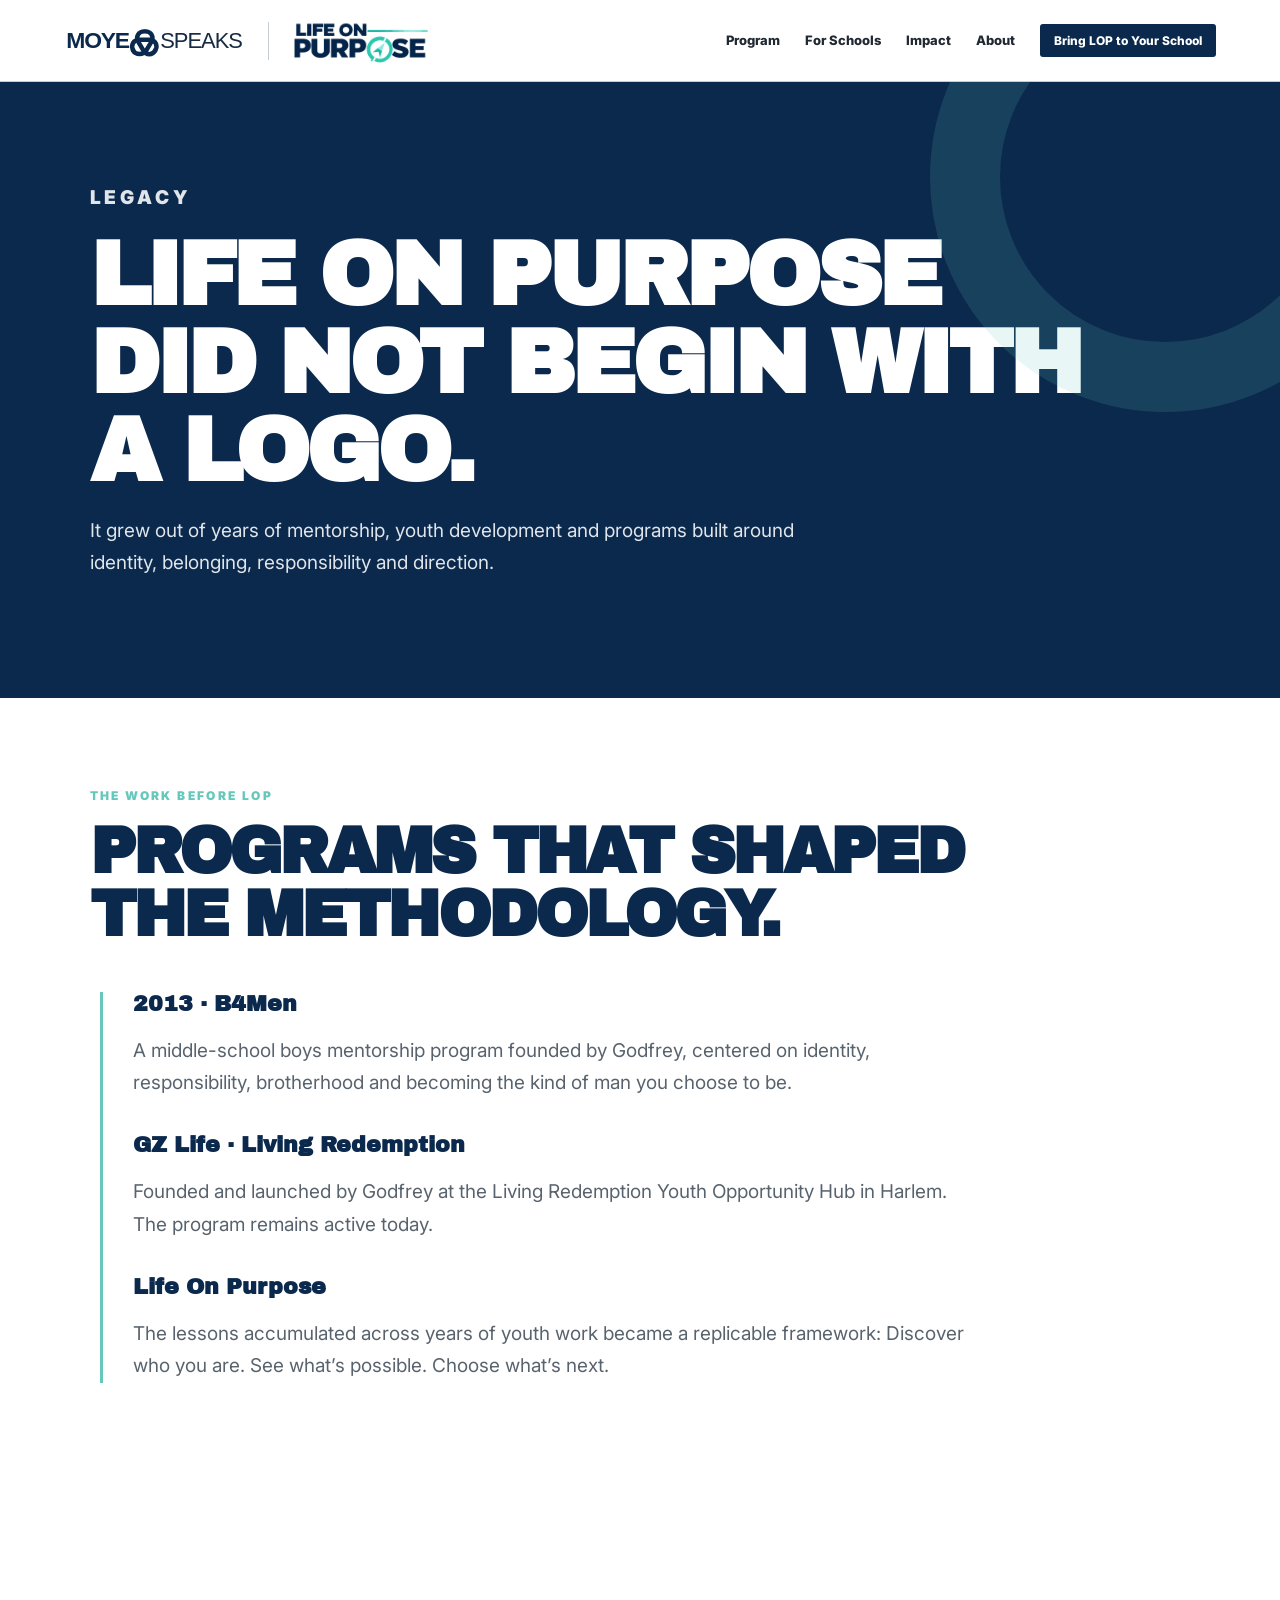
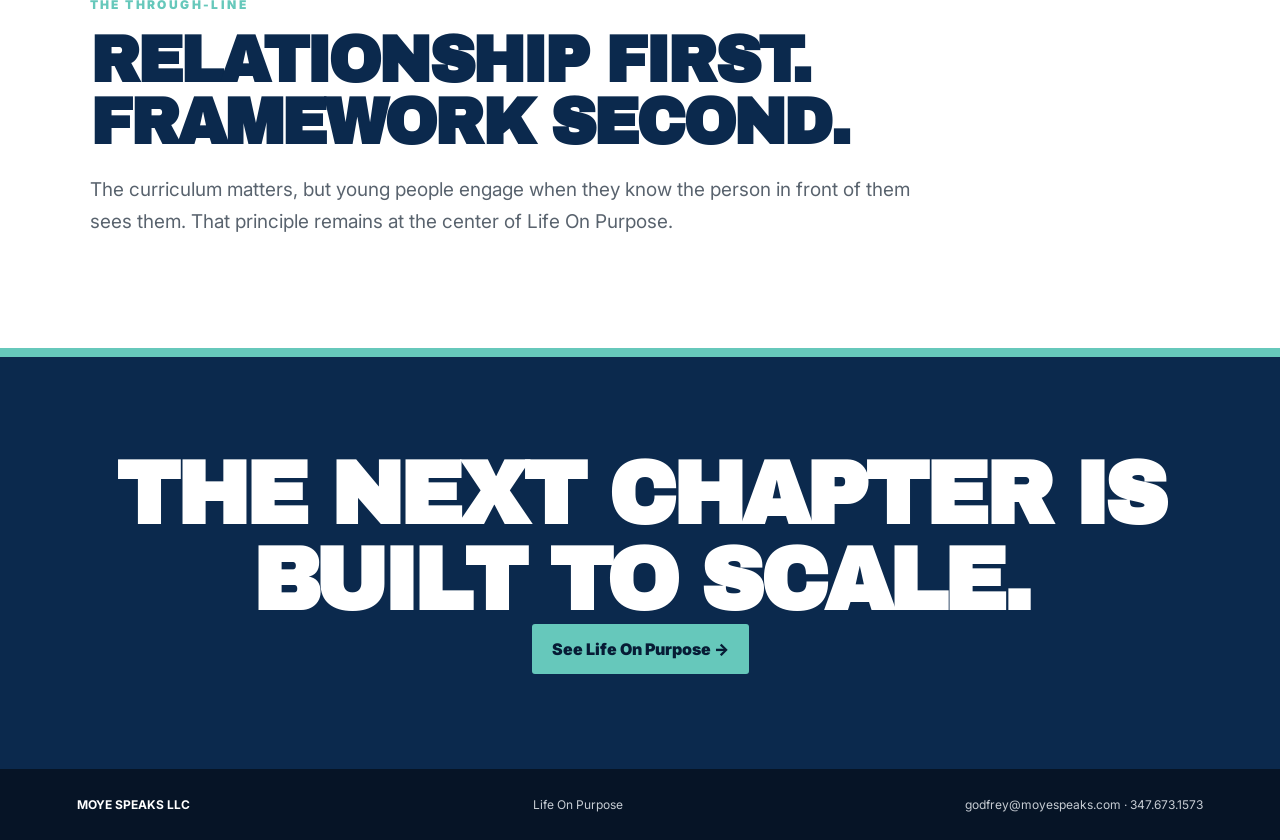
<file: legacy/index.html>
<!doctype html><html lang="en"><head><meta charset="UTF-8"><meta name="viewport" content="width=device-width,initial-scale=1"><title>Legacy | Moye Speaks</title><meta name="description" content="The youth-development work that led to Life On Purpose."><link rel="preconnect" href="https://fonts.googleapis.com"><link rel="preconnect" href="https://fonts.gstatic.com" crossorigin><link href="https://fonts.googleapis.com/css2?family=Archivo+Black&family=Inter:wght@400;500;600;700;800;900&display=swap" rel="stylesheet"><link rel="stylesheet" href="/assets/rebrand.css?v=1"></head><body><header class="site-nav"><div class="brand-lockup"><a class="company-brand" href="/" aria-label="Moye Speaks home"><img src="/images/moye-speaks-logo.svg" alt="Moye Speaks"></a><span class="brand-divider" aria-hidden="true"></span><a class="program-brand" href="/program/" aria-label="Life On Purpose program"><img src="/images/life-on-purpose-logo.png" alt="Life On Purpose"></a></div><nav class="navlinks"><a href="/program/">Program</a><a href="/educators/">For Schools</a><a href="/impact/">Impact</a><a href="/about/">About</a><a class="cta" href="/contact/">Bring LOP to Your School</a></nav></header><main><section class="hero"><p class="kicker">LEGACY</p><h1>Life On Purpose did not begin with a logo.</h1><p>It grew out of years of mentorship, youth development and programs built around identity, belonging, responsibility and direction.</p></section><section class="section"><p class="kicker">THE WORK BEFORE LOP</p><h2>Programs that shaped the methodology.</h2><div class="timeline"><article><strong>2013 · B4Men</strong><p class="intro">A middle-school boys mentorship program founded by Godfrey, centered on identity, responsibility, brotherhood and becoming the kind of man you choose to be.</p></article><article><strong>GZ Life · Living Redemption</strong><p class="intro">Founded and launched by Godfrey at the Living Redemption Youth Opportunity Hub in Harlem. The program remains active today.</p></article><article><strong>Life On Purpose</strong><p class="intro">The lessons accumulated across years of youth work became a replicable framework: Discover who you are. See what’s possible. Choose what’s next.</p></article></div></section></section><section class="section"><div class="copy"><p class="kicker">THE THROUGH-LINE</p><h2>Relationship first. Framework second.</h2><p class="intro">The curriculum matters, but young people engage when they know the person in front of them sees them. That principle remains at the center of Life On Purpose.</p></div></section><section class="cta-band"><h2>The next chapter is built to scale.</h2><a class="button" href="/program/">See Life On Purpose →</a></section></main><footer><strong>MOYE SPEAKS LLC</strong><span>Life On Purpose</span><span>godfrey@moyespeaks.com · 347.673.1573</span></footer></body></html>
</file>
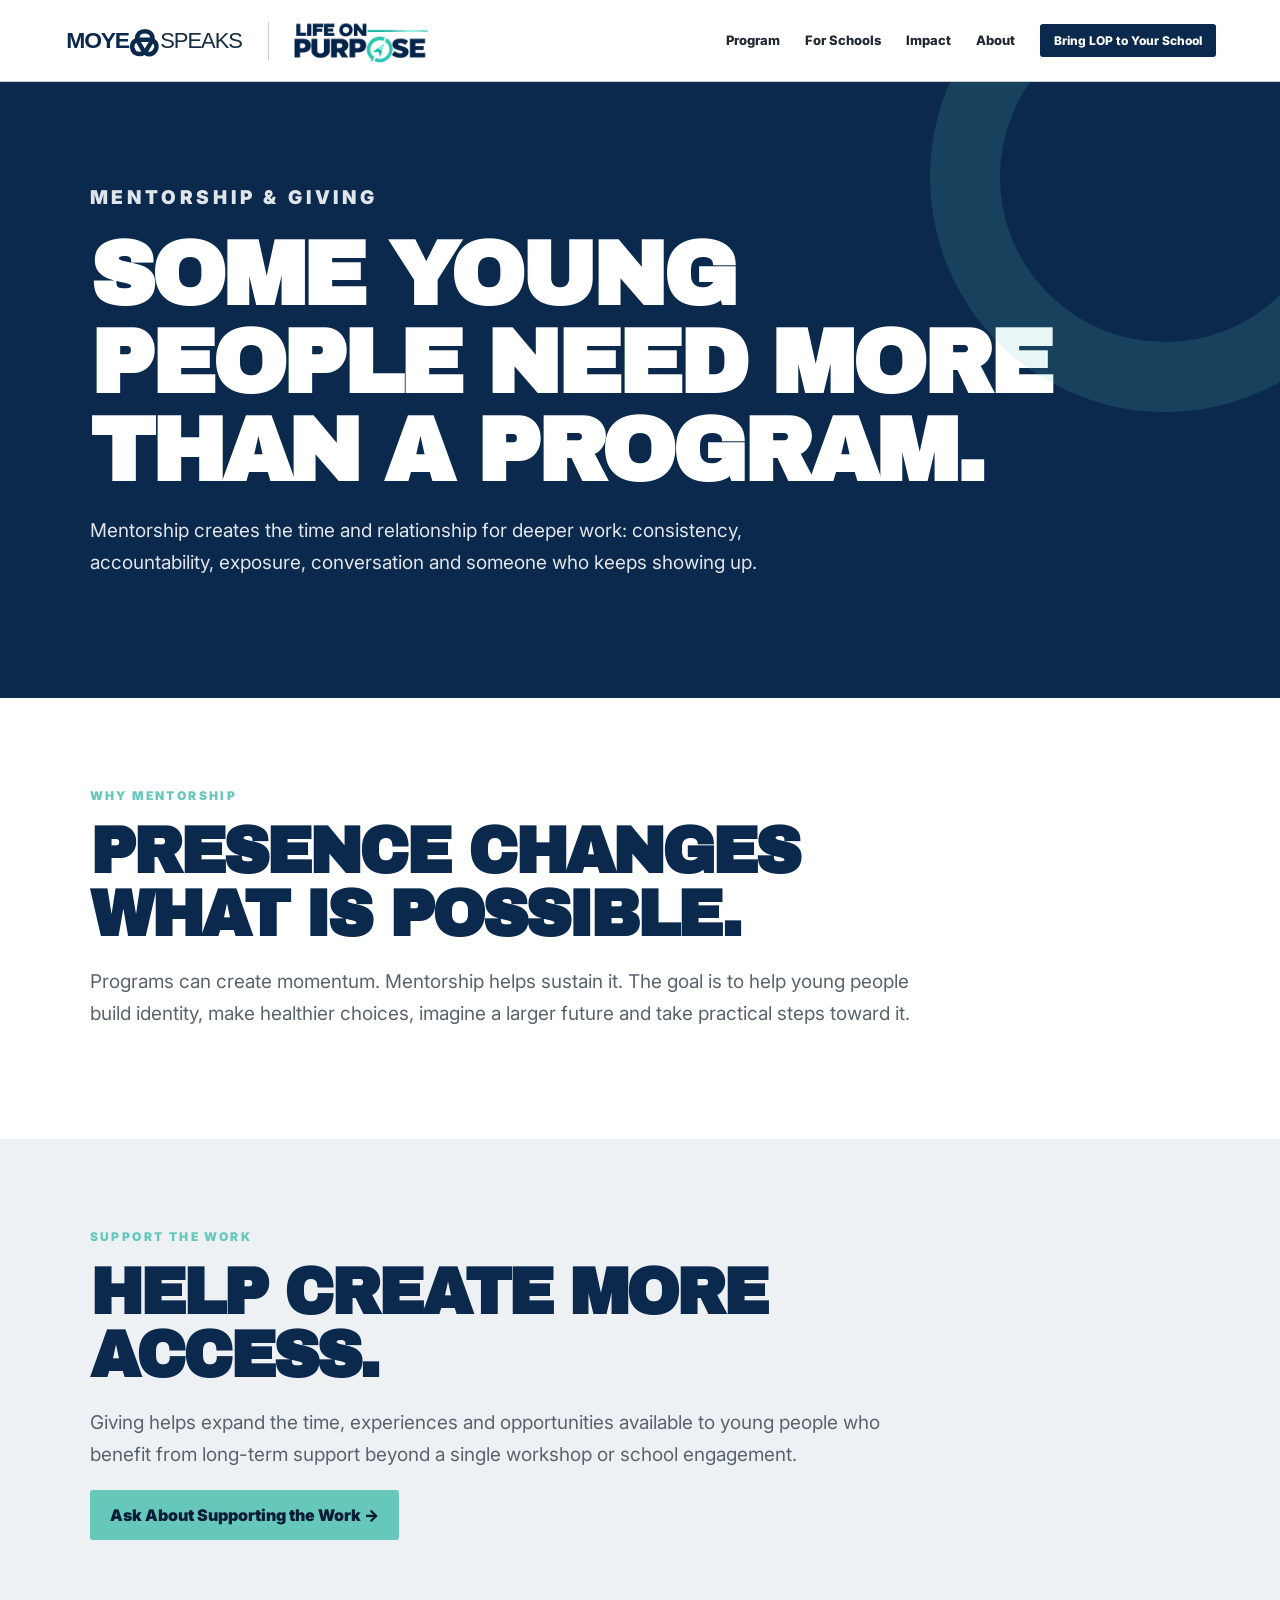
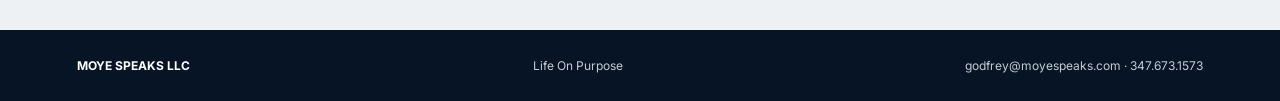
<file: mentorship/index.html>
<!doctype html><html lang="en"><head><meta charset="UTF-8"><meta name="viewport" content="width=device-width,initial-scale=1"><title>Mentorship & Giving | Moye Speaks</title><meta name="description" content="Support mentorship and youth-development work connected to Godfrey Moye."><link rel="preconnect" href="https://fonts.googleapis.com"><link rel="preconnect" href="https://fonts.gstatic.com" crossorigin><link href="https://fonts.googleapis.com/css2?family=Archivo+Black&family=Inter:wght@400;500;600;700;800;900&display=swap" rel="stylesheet"><link rel="stylesheet" href="/assets/rebrand.css?v=1"></head><body><header class="site-nav"><div class="brand-lockup"><a class="company-brand" href="/" aria-label="Moye Speaks home"><img src="/images/moye-speaks-logo.svg" alt="Moye Speaks"></a><span class="brand-divider" aria-hidden="true"></span><a class="program-brand" href="/program/" aria-label="Life On Purpose program"><img src="/images/life-on-purpose-logo.png" alt="Life On Purpose"></a></div><nav class="navlinks"><a href="/program/">Program</a><a href="/educators/">For Schools</a><a href="/impact/">Impact</a><a href="/about/">About</a><a class="cta" href="/contact/">Bring LOP to Your School</a></nav></header><main><section class="hero"><p class="kicker">MENTORSHIP & GIVING</p><h1>Some young people need more than a program.</h1><p>Mentorship creates the time and relationship for deeper work: consistency, accountability, exposure, conversation and someone who keeps showing up.</p></section><section class="section"><div class="copy"><p class="kicker">WHY MENTORSHIP</p><h2>Presence changes what is possible.</h2><p class="intro">Programs can create momentum. Mentorship helps sustain it. The goal is to help young people build identity, make healthier choices, imagine a larger future and take practical steps toward it.</p></div></section><section class="section alt"><p class="kicker">SUPPORT THE WORK</p><h2>Help create more access.</h2><p class="intro">Giving helps expand the time, experiences and opportunities available to young people who benefit from long-term support beyond a single workshop or school engagement.</p><a class="button" href="/contact/">Ask About Supporting the Work →</a></section></main><footer><strong>MOYE SPEAKS LLC</strong><span>Life On Purpose</span><span>godfrey@moyespeaks.com · 347.673.1573</span></footer></body></html>
</file>
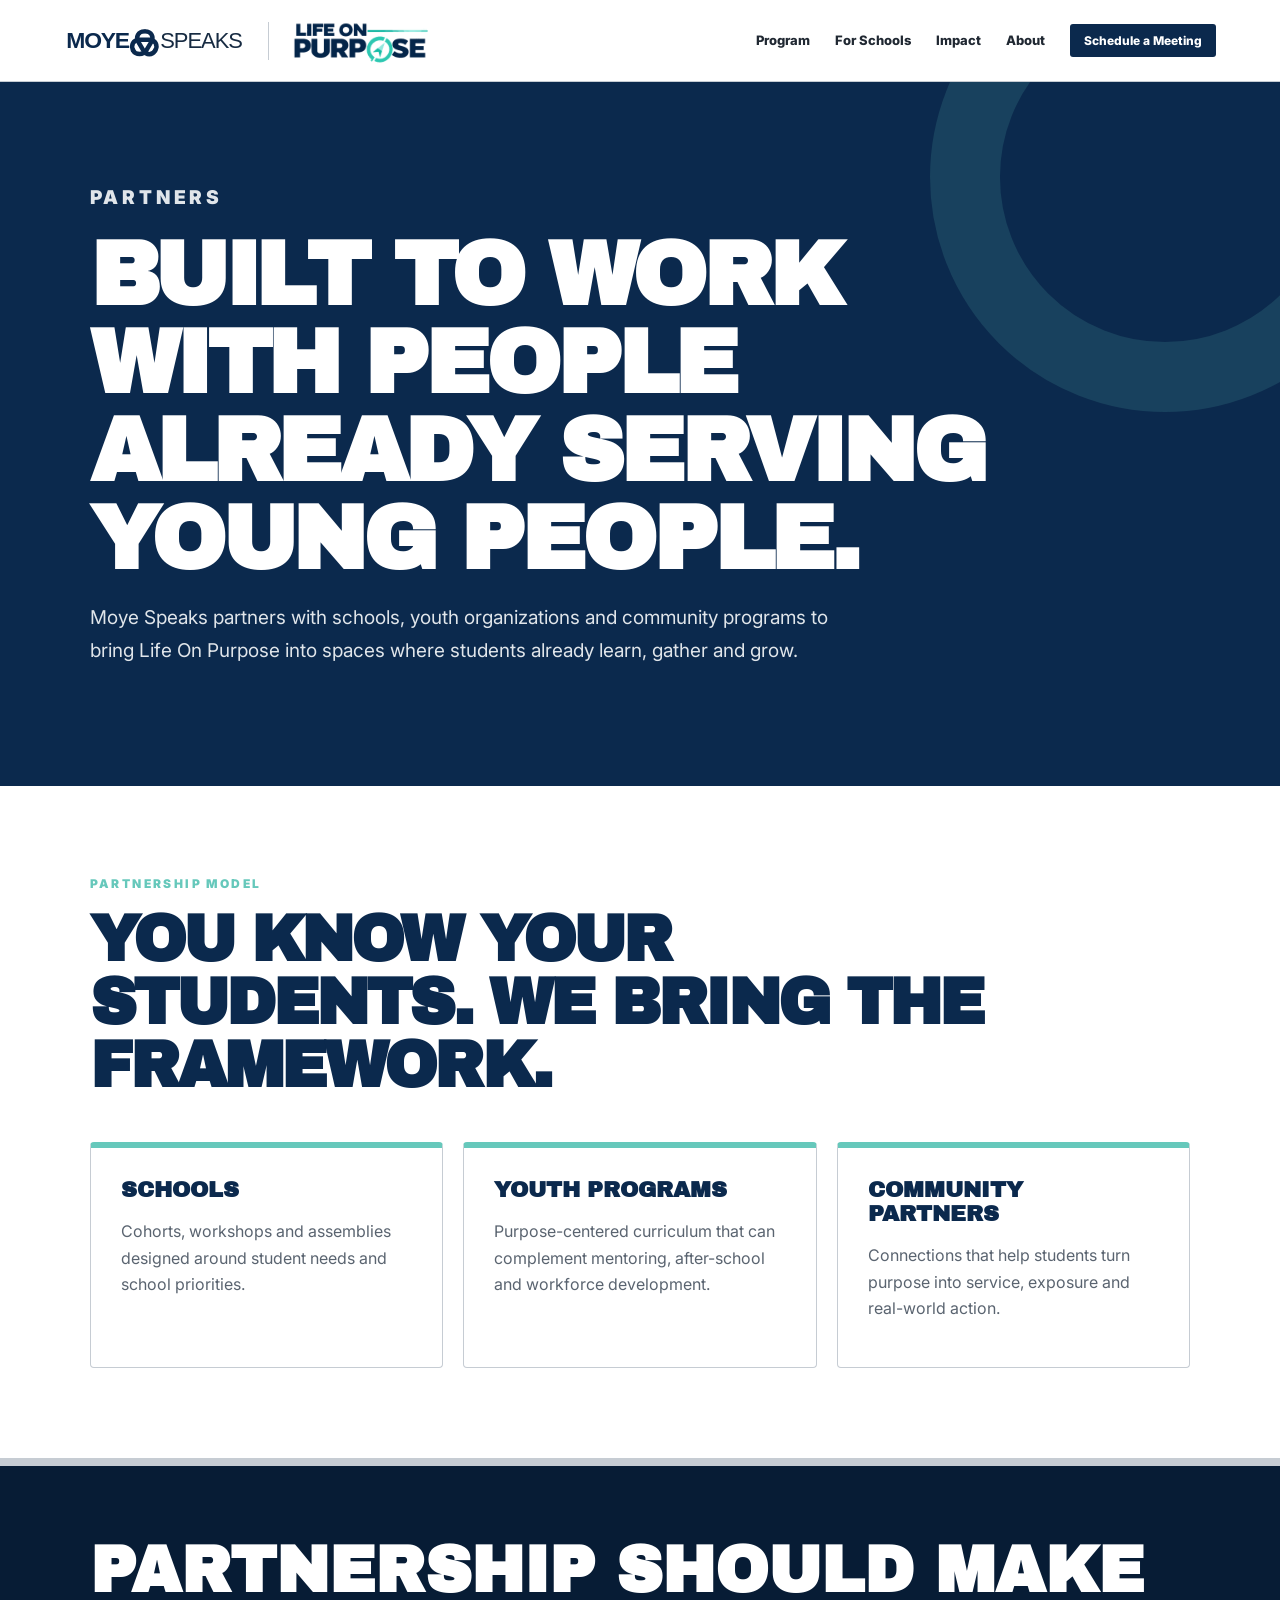
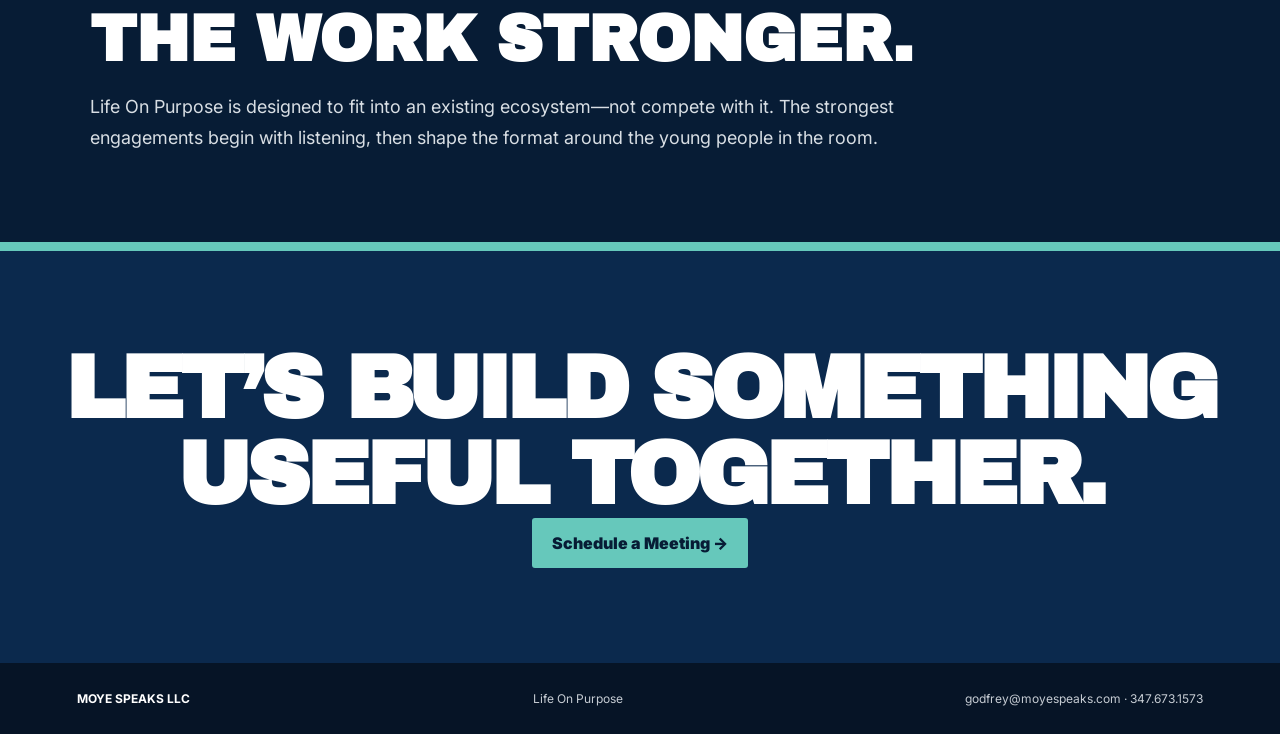
<file: partners/index.html>
<!doctype html><html lang="en"><head><meta charset="UTF-8"><meta name="viewport" content="width=device-width,initial-scale=1"><title>Partners | Moye Speaks</title><meta name="description" content="Moye Speaks partners with schools and youth-serving organizations to deliver Life On Purpose."><link rel="preconnect" href="https://fonts.googleapis.com"><link rel="preconnect" href="https://fonts.gstatic.com" crossorigin><link href="https://fonts.googleapis.com/css2?family=Archivo+Black&family=Inter:wght@400;500;600;700;800;900&display=swap" rel="stylesheet"><link rel="stylesheet" href="/assets/rebrand.css?v=1"></head><body><header class="site-nav"><div class="brand-lockup"><a class="company-brand" href="/" aria-label="Moye Speaks home"><img src="/images/moye-speaks-logo.svg" alt="Moye Speaks"></a><span class="brand-divider" aria-hidden="true"></span><a class="program-brand" href="/program/" aria-label="Life On Purpose program"><img src="/images/life-on-purpose-logo.png" alt="Life On Purpose"></a></div><nav class="navlinks"><a href="/program/">Program</a><a href="/educators/">For Schools</a><a href="/impact/">Impact</a><a href="/about/">About</a><a class="cta" href="https://calendly.com/moyespeaks/godfrey-moye-meeting" target="_blank" rel="noopener">Schedule a Meeting</a></nav></header><main><section class="hero"><p class="kicker">PARTNERS</p><h1>Built to work with people already serving young people.</h1><p>Moye Speaks partners with schools, youth organizations and community programs to bring Life On Purpose into spaces where students already learn, gather and grow.</p></section><section class="section"><p class="kicker">PARTNERSHIP MODEL</p><h2>You know your students. We bring the framework.</h2><div class="grid3"><article class="card accent"><h3>Schools</h3><p>Cohorts, workshops and assemblies designed around student needs and school priorities.</p></article><article class="card accent"><h3>Youth Programs</h3><p>Purpose-centered curriculum that can complement mentoring, after-school and workforce development.</p></article><article class="card accent"><h3>Community Partners</h3><p>Connections that help students turn purpose into service, exposure and real-world action.</p></article></div></section></section><section class="band"><h2>Partnership should make the work stronger.</h2><p>Life On Purpose is designed to fit into an existing ecosystem—not compete with it. The strongest engagements begin with listening, then shape the format around the young people in the room.</p></section><section class="cta-band"><h2>Let’s build something useful together.</h2><a class="button" href="https://calendly.com/moyespeaks/godfrey-moye-meeting" target="_blank" rel="noopener">Schedule a Meeting →</a></section></main><footer><strong>MOYE SPEAKS LLC</strong><span>Life On Purpose</span><span>godfrey@moyespeaks.com · 347.673.1573</span></footer></body></html>
</file>
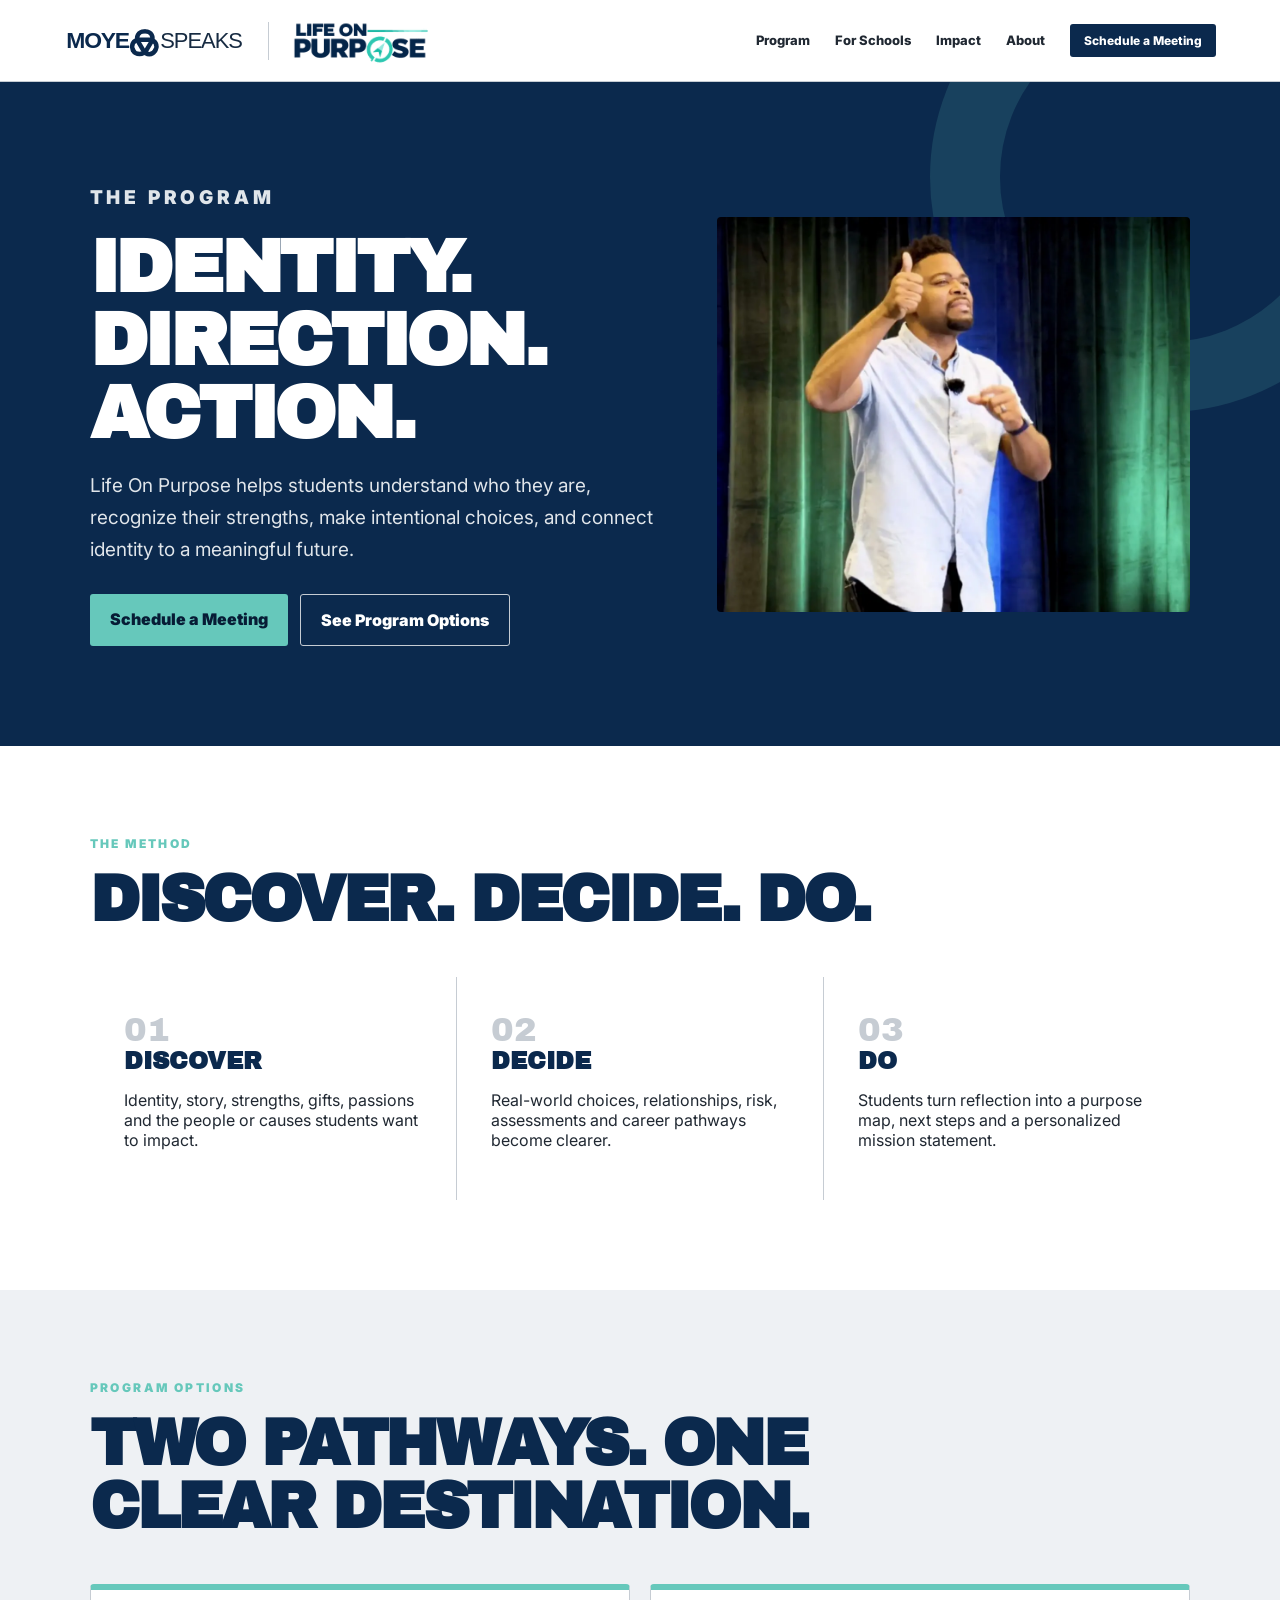
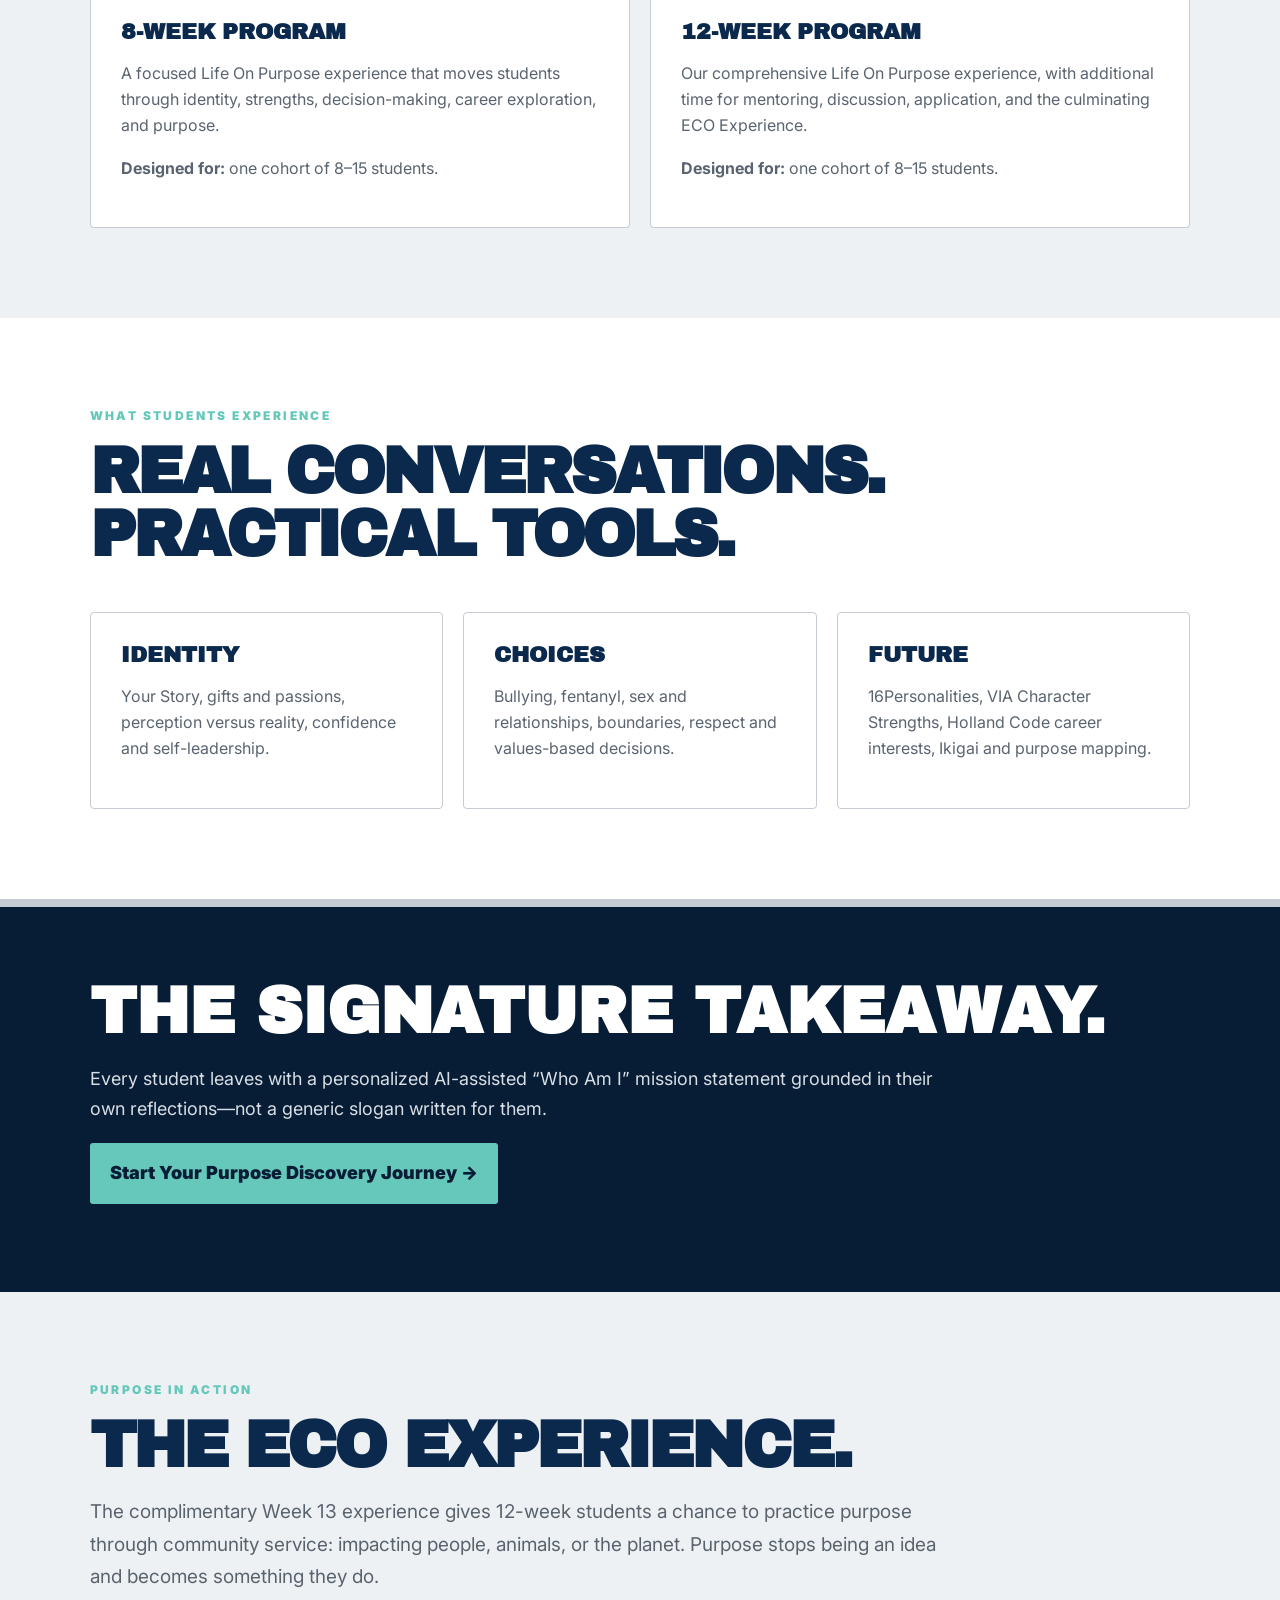
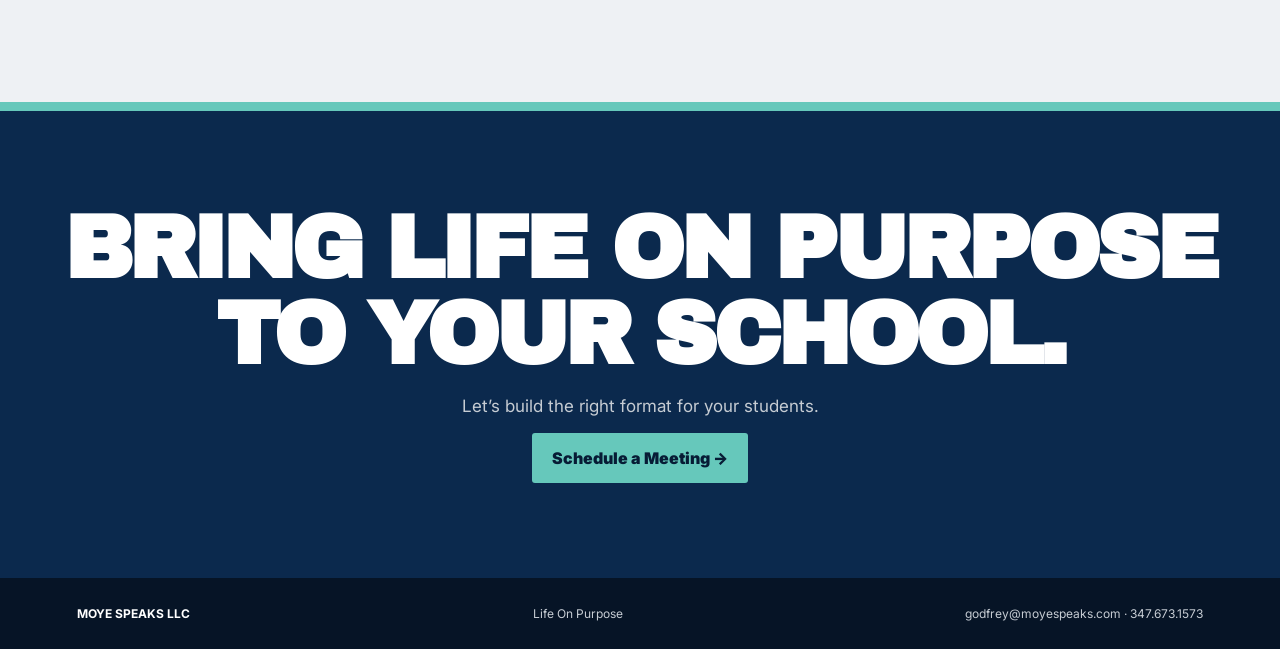
<file: program/index.html>
<!doctype html><html lang="en"><head><meta charset="UTF-8"><meta name="viewport" content="width=device-width,initial-scale=1"><title>Life On Purpose Program | Moye Speaks</title><meta name="description" content="Explore the 8-week and 12-week Life On Purpose programs for schools."><link rel="preconnect" href="https://fonts.googleapis.com"><link rel="preconnect" href="https://fonts.gstatic.com" crossorigin><link href="https://fonts.googleapis.com/css2?family=Archivo+Black&family=Inter:wght@400;500;600;700;800;900&display=swap" rel="stylesheet"><link rel="stylesheet" href="/assets/rebrand.css?v=1"><style>.hero.program-hero{display:grid;grid-template-columns:1.1fr .9fr;align-items:center;gap:48px}.program-hero .hero-copy{position:relative;z-index:1}.program-hero h1{font-size:clamp(44px,5.8vw,80px)}.program-hero .program-photo{margin:0;position:relative;z-index:1}.program-photo img{display:block;width:100%;height:auto;border-radius:4px}@media(max-width:850px){.hero.program-hero{grid-template-columns:minmax(0,1fr);gap:35px}.program-hero h1{font-size:clamp(40px,8vw,64px)}.program-photo{max-width:640px}}</style></head><body><header class="site-nav"><div class="brand-lockup"><a class="company-brand" href="/" aria-label="Moye Speaks home"><img src="/images/moye-speaks-logo.svg" alt="Moye Speaks"></a><span class="brand-divider" aria-hidden="true"></span><a class="program-brand" href="/program/" aria-label="Life On Purpose program"><img src="/images/life-on-purpose-logo.png" alt="Life On Purpose"></a></div><nav class="navlinks"><a href="/program/">Program</a><a href="/educators/">For Schools</a><a href="/impact/">Impact</a><a href="/about/">About</a><a class="cta" href="https://calendly.com/moyespeaks/godfrey-moye-meeting" target="_blank" rel="noopener">Schedule a Meeting</a></nav></header><main><section class="hero program-hero"><div class="hero-copy"><p class="kicker">THE PROGRAM</p><h1>Identity. Direction. Action.</h1><p>Life On Purpose helps students understand who they are, recognize their strengths, make intentional choices, and connect identity to a meaningful future.</p><div class="hero-actions"><a class="button" href="https://calendly.com/moyespeaks/godfrey-moye-meeting" target="_blank" rel="noopener">Schedule a Meeting</a><a class="button ghost" href="#options">See Program Options</a></div></div><figure class="program-photo"><img src="/images/godfrey-speaking-program.webp" width="1100" height="918" alt="Godfrey Moye speaking on stage"></figure></section><section class="section"><p class="kicker">THE METHOD</p><h2>Discover. Decide. Do.</h2><div class="method-row"><div><span class="num">01</span><br><b>Discover</b><p>Identity, story, strengths, gifts, passions and the people or causes students want to impact.</p></div><div><span class="num">02</span><br><b>Decide</b><p>Real-world choices, relationships, risk, assessments and career pathways become clearer.</p></div><div><span class="num">03</span><br><b>Do</b><p>Students turn reflection into a purpose map, next steps and a personalized mission statement.</p></div></div></section><section id="options" class="section alt"><p class="kicker">PROGRAM OPTIONS</p><h2>Two pathways. One clear destination.</h2><div class="grid2"><article class="card accent"><h3>8-Week Program</h3><p>A focused Life On Purpose experience that moves students through identity, strengths, decision-making, career exploration, and purpose.</p><p><b>Designed for:</b> one cohort of 8–15 students.</p></article><article class="card accent"><h3>12-Week Program</h3><p>Our comprehensive Life On Purpose experience, with additional time for mentoring, discussion, application, and the culminating ECO Experience.</p><p><b>Designed for:</b> one cohort of 8–15 students.</p></article></div></section><section class="section"><p class="kicker">WHAT STUDENTS EXPERIENCE</p><h2>Real conversations. Practical tools.</h2><div class="grid3"><article class="card"><h3>Identity</h3><p>Your Story, gifts and passions, perception versus reality, confidence and self-leadership.</p></article><article class="card"><h3>Choices</h3><p>Bullying, fentanyl, sex and relationships, boundaries, respect and values-based decisions.</p></article><article class="card"><h3>Future</h3><p>16Personalities, VIA Character Strengths, Holland Code career interests, Ikigai and purpose mapping.</p></article></div></section><section class="band"><h2>The signature takeaway.</h2><p>Every student leaves with a personalized AI-assisted “Who Am I” mission statement grounded in their own reflections—not a generic slogan written for them.</p><p><a class="button" href="/life-on-purpose-v2.html">Start Your Purpose Discovery Journey →</a></p></section><section class="section alt"><p class="kicker">PURPOSE IN ACTION</p><h2>The ECO Experience.</h2><p class="intro">The complimentary Week 13 experience gives 12-week students a chance to practice purpose through community service: impacting people, animals, or the planet. Purpose stops being an idea and becomes something they do.</p></section><section class="cta-band"><h2>Bring Life On Purpose to your school.</h2><p>Let’s build the right format for your students.</p><a class="button" href="https://calendly.com/moyespeaks/godfrey-moye-meeting" target="_blank" rel="noopener">Schedule a Meeting →</a></section></main><footer><strong>MOYE SPEAKS LLC</strong><span>Life On Purpose</span><span>godfrey@moyespeaks.com · 347.673.1573</span></footer></body></html>
</file>
<file: assets/lop-refresh.css>
:root{--navy:#0b294d;--navy2:#071c35;--sea:#66c8bb;--silver:#c6ccd3;--silver2:#eef1f4;--char:#202832;--white:#fff}*{box-sizing:border-box}html{scroll-behavior:smooth}body{margin:0;color:var(--char);font-family:Inter,Arial,sans-serif;background:#fff}a{color:inherit}.nav{height:84px;padding:0 clamp(22px,5vw,78px);display:flex;align-items:center;justify-content:space-between;border-bottom:1px solid var(--silver);background:#fff;position:relative;z-index:10}.brand{text-decoration:none;font-family:"Archivo Black",sans-serif;color:var(--navy);font-size:18px;letter-spacing:-.8px;display:flex;gap:5px;align-items:center}.brand-on{font-family:Inter;font-weight:800;font-size:10px;color:#7e8792}.brand-o{display:inline-grid;place-items:center;color:var(--sea);border:3px solid var(--sea);border-radius:50%;width:20px;height:20px;font-size:0;margin:0 1px}.nav nav{display:flex;align-items:center;gap:28px}.nav nav a{text-decoration:none;font-weight:700;font-size:13px}.nav-cta{background:var(--navy);color:#fff!important;padding:13px 18px;border-radius:4px}.hero{min-height:690px;display:grid;grid-template-columns:1.03fr .97fr;overflow:hidden}.hero-copy{padding:clamp(70px,8vw,118px) clamp(30px,6vw,92px);align-self:center}.eyebrow{font-size:12px;letter-spacing:.19em;font-weight:800;color:var(--navy);margin:0 0 18px}.hero h1,.method h2,.real-life h2,.outcomes h2,.formats h2,.founder h2,.closing h2{font-family:"Archivo Black",sans-serif;text-transform:uppercase;letter-spacing:-.045em;line-height:.98;margin:0}.hero h1{font-size:clamp(48px,5.8vw,88px);color:var(--navy)}.hero h1 span{color:#6f7883}.hero h1 em{color:var(--sea);font-style:normal;position:relative}.hero h1 em:after{content:"";position:absolute;height:7px;background:var(--silver);left:2%;right:5%;bottom:-9px;transform:rotate(-1deg)}.lede{font-size:18px;line-height:1.65;max-width:660px;margin:36px 0 30px}.actions{display:flex;gap:12px;flex-wrap:wrap}.btn{display:inline-block;text-decoration:none;font-weight:800;font-size:14px;padding:16px 21px;border-radius:3px}.primary{background:var(--navy);color:#fff}.secondary{border:1.5px solid var(--silver);color:var(--navy);background:#fff}.hero-photo{position:relative;background:var(--silver2)}.hero-photo:before{content:"";position:absolute;left:-1px;top:0;bottom:0;width:26px;background:linear-gradient(90deg,#fff0,#fff0);z-index:2}.hero-photo img{width:100%;height:100%;object-fit:cover}.method{padding:100px clamp(24px,7vw,110px);background:var(--silver2)}.center{text-align:center}.method h2,.outcomes h2{text-align:center;color:var(--navy);font-size:clamp(42px,5vw,70px)}.method-grid,.outcome-grid{display:grid;grid-template-columns:repeat(3,1fr);gap:20px;max-width:1200px;margin:55px auto 0}.method article{background:#fff;padding:40px 34px;border-top:6px solid var(--sea);box-shadow:0 12px 35px #0b294d0d}.method article span{font-family:"Archivo Black";color:var(--silver);font-size:30px}.method h3,.outcomes h3{font-family:"Archivo Black";text-transform:uppercase;color:var(--navy);font-size:25px;margin:20px 0 10px}.method p,.outcomes p{line-height:1.65}.real-life{background:var(--navy);color:#fff;padding:95px clamp(24px,7vw,110px);display:grid;grid-template-columns:1fr 1fr;gap:10vw;align-items:end;border-top:10px solid var(--silver)}.light{color:var(--silver)}.real-life h2{font-size:clamp(44px,5vw,72px)}.real-life>p{font-size:20px;line-height:1.7;margin:0;border-left:4px solid var(--sea);padding-left:28px}.outcomes{padding:105px clamp(24px,7vw,110px)}.outcome-grid article{text-align:center;padding:28px}.icon{margin:auto;width:54px;height:54px;border:2px solid var(--silver);border-radius:50%;display:grid;place-items:center;font-family:"Archivo Black";color:var(--sea)}.formats{padding:100px clamp(24px,7vw,110px);background:#f8f9fa;display:grid;grid-template-columns:.9fr 1.1fr;gap:8vw}.formats h2{color:var(--navy);font-size:clamp(42px,4.5vw,65px)}.format-list{border-top:1px solid var(--silver)}.format-list a{display:grid;grid-template-columns:1fr 1.2fr;gap:20px;padding:25px 4px;border-bottom:1px solid var(--silver);text-decoration:none}.format-list strong{color:var(--navy);font-size:18px}.format-list span{color:#66707b}.founder{display:grid;grid-template-columns:.8fr 1.2fr;min-height:560px}.founder-photo img{width:100%;height:100%;object-fit:cover;object-position:center top}.founder>div:last-child{padding:90px clamp(30px,8vw,130px);align-self:center}.founder h2{font-size:clamp(42px,5vw,70px);color:var(--navy)}.founder p:not(.eyebrow){font-size:18px;line-height:1.7;max-width:650px}.text-link{font-weight:800;color:var(--navy);text-decoration-color:var(--sea);text-decoration-thickness:3px;text-underline-offset:6px}.closing{text-align:center;padding:110px 24px;background:var(--navy2);color:#fff;border-top:10px solid var(--sea)}.closing h2{font-size:clamp(50px,7vw,92px);margin-bottom:35px}.seafoam{background:var(--sea);color:var(--navy2)}.contact-line{display:flex;justify-content:center;gap:14px;margin-top:30px;color:var(--silver);font-size:14px}.contact-line a{text-decoration:none}footer{padding:28px clamp(24px,6vw,90px);display:flex;gap:22px;justify-content:space-between;align-items:center;background:#061426;color:var(--silver);font-size:12px}footer strong{color:#fff;letter-spacing:.1em}@media(max-width:850px){.nav{height:auto;padding-top:18px;padding-bottom:18px}.nav nav>a:not(.nav-cta){display:none}.nav-cta{font-size:11px!important}.hero{grid-template-columns:1fr}.hero-copy{padding-top:70px;padding-bottom:70px}.hero-photo{height:390px}.method-grid,.outcome-grid{grid-template-columns:1fr}.real-life,.formats,.founder{grid-template-columns:1fr}.real-life{gap:45px}.formats{gap:50px}.founder-photo{height:440px}.format-list a{grid-template-columns:1fr}.contact-line,footer{flex-direction:column}.method,.outcomes{padding-top:75px;padding-bottom:75px}}@media(max-width:480px){.brand{font-size:15px}.nav-cta{padding:11px}.hero h1{font-size:45px}.lede{font-size:16px}.actions .btn{width:100%;text-align:center}.hero-photo{height:320px}.method h2,.outcomes h2,.formats h2,.founder h2{font-size:40px}.real-life h2{font-size:42px}.closing h2{font-size:48px}}
.experience{padding:92px clamp(24px,7vw,110px);background:#fff;border-top:1px solid var(--silver);border-bottom:1px solid var(--silver)}.experience h2{font-family:"Archivo Black",sans-serif;text-transform:uppercase;letter-spacing:-.04em;line-height:1.02;text-align:center;color:var(--navy);font-size:clamp(36px,4.2vw,60px);max-width:920px;margin:0 auto}.org-grid{display:grid;grid-template-columns:repeat(6,1fr);gap:12px;max-width:1280px;margin:52px auto 0}.org-mark{min-height:150px;border:1px solid #d9dde2;background:#fafbfc;text-decoration:none;display:flex;flex-direction:column;align-items:center;justify-content:center;text-align:center;padding:20px 14px;filter:grayscale(1);transition:.2s ease}.org-mark:hover{filter:grayscale(0);transform:translateY(-3px);border-color:var(--sea);box-shadow:0 10px 24px #0b294d12}.org-mark strong{font-family:"Archivo Black",sans-serif;color:#34404c;line-height:1;font-size:clamp(17px,1.7vw,25px);letter-spacing:-.03em}.org-mark span{margin-top:10px;color:#7a838d;font-size:10px;line-height:1.35;font-weight:700}.org-mark.rhyme strong{letter-spacing:.06em}.org-mark.vanguarde strong{font-size:20px;letter-spacing:.05em}.org-mark.vanguarde span{letter-spacing:.25em;color:var(--sea)}.org-mark.dycd strong{font-size:22px}.org-mark.dycd strong b{color:#f28b2b}.org-mark.lyfe strong{font-size:34px;color:#245b8d}.org-mark.odaep strong{color:#243f78}.org-mark.redemption strong{font-size:18px}.experience-note{text-align:center;color:#747d87;font-size:12px;line-height:1.5;max-width:760px;margin:26px auto 0}@media(max-width:1000px){.org-grid{grid-template-columns:repeat(3,1fr)}}@media(max-width:600px){.org-grid{grid-template-columns:repeat(2,1fr)}.org-mark{min-height:130px}.experience{padding-top:70px;padding-bottom:70px}}

/* Brand architecture: Moye Speaks = company; Life On Purpose = flagship program */
.brand-lockup{display:flex;align-items:center;gap:14px;flex:0 0 auto}.company-brand,.program-brand{display:flex;align-items:center;text-decoration:none}.company-brand{background:#050505;border-radius:3px;padding:6px 9px}.company-brand img{display:block;width:150px;height:auto}.program-brand img{display:block;width:132px;height:auto}.brand-divider{width:1px;height:38px;background:#c6ccd3;display:block}@media(max-width:700px){.brand-lockup{gap:8px}.company-brand{padding:5px 7px}.company-brand img{width:105px}.program-brand img{width:92px}.brand-divider{height:30px}}

/* Correct Moye Speaks artwork uses its native white field. */
.company-brand{background:#fff;padding:0}.company-brand img{width:190px;height:auto;object-fit:contain}.program-brand img{width:150px}@media(max-width:700px){.company-brand{padding:0}.company-brand img{width:128px}.program-brand img{width:105px}}

/* Organization artwork */
.org-mark img{display:block;max-width:82%;max-height:82px;width:auto;height:auto;object-fit:contain;margin:auto}.org-mark.redemption img{max-height:96px}.org-mark.lyfe img{max-height:88px}.org-mark.dycd img{max-width:88%}

/* Keep the primary header CTA compact on desktop and mobile. */
.nav-cta{padding:10px 14px;font-size:12px!important;line-height:1.15;white-space:nowrap}
@media(max-width:850px){.nav{gap:12px}.nav-cta{padding:9px 11px;font-size:10px!important;max-width:118px;white-space:normal;text-align:center;line-height:1.15}}
@media(max-width:480px){.nav-cta{padding:8px 9px;font-size:9.5px!important;max-width:104px}}

/* Historical proof, using the existing Life On Purpose palette and typography. */
.experience-summary,.testimonials-context{max-width:780px;margin:26px auto 0;text-align:center;font-size:17px;line-height:1.7;color:#59636e}
.testimonials{padding:95px clamp(24px,7vw,110px);background:var(--silver2)}
.testimonials h2{font-family:"Archivo Black",sans-serif;text-transform:uppercase;letter-spacing:-.04em;line-height:1.04;text-align:center;color:var(--navy);font-size:clamp(36px,4.2vw,60px);max-width:980px;margin:0 auto}
.testimonials-context{font-size:15px;max-width:740px}
.testimonial-grid{display:grid;grid-template-columns:repeat(2,minmax(0,1fr));gap:22px;max-width:1280px;margin:45px auto 0}
.testimonial-card{margin:0;padding:32px;background:#fff;border-top:5px solid var(--sea);display:flex;flex-direction:column}
.testimonial-label{font-size:11px;font-weight:800;letter-spacing:.16em;color:#59636e;margin:0 0 20px}
.testimonial-card blockquote{margin:0 0 28px;color:var(--navy);font-size:18px;line-height:1.65}
.testimonial-card blockquote p{margin:0}
.testimonial-card figcaption{margin-top:auto;padding-top:20px;border-top:1px solid var(--silver);display:flex;flex-direction:column;gap:6px;font-size:14px;color:var(--navy)}
.testimonial-card figcaption span{color:#59636e;font-size:13px;line-height:1.5}
@media(max-width:850px){.testimonial-grid{grid-template-columns:1fr}.testimonials{padding-top:70px;padding-bottom:70px}}
</file>
<file: assets/rebrand.css>
:root{--navy:#0b294d;--deep:#071c35;--sea:#66c8bb;--silver:#c6ccd3;--mist:#eef1f4;--ink:#202832;--white:#fff}*{box-sizing:border-box}body{margin:0;font-family:Inter,Arial,sans-serif;color:var(--ink);background:#fff}a{color:inherit}.site-nav{min-height:82px;padding:14px clamp(20px,5vw,76px);display:flex;align-items:center;justify-content:space-between;border-bottom:1px solid var(--silver);background:#fff;position:sticky;top:0;z-index:20}.wordmark{text-decoration:none;font-family:"Archivo Black";font-size:20px;color:var(--navy);line-height:.9}.wordmark small{display:block;font-family:Inter;font-size:9px;letter-spacing:.18em;color:#78818b;margin-top:7px}.navlinks{display:flex;gap:25px;align-items:center}.navlinks a{text-decoration:none;font-weight:800;font-size:13px}.navlinks .cta{background:var(--navy);color:#fff;padding:13px 17px;border-radius:3px}.hero{padding:100px clamp(24px,7vw,110px);background:var(--navy);color:#fff;position:relative;overflow:hidden}.hero:after{content:"";position:absolute;width:330px;height:330px;border:70px solid rgba(102,200,187,.15);border-radius:50%;right:-120px;top:-140px}.kicker{font-size:12px;letter-spacing:.2em;font-weight:900;text-transform:uppercase;color:var(--sea);margin:0 0 18px}.hero h1,.section h2,.split h2,.cta-band h2{font-family:"Archivo Black";text-transform:uppercase;letter-spacing:-.045em;line-height:.98;margin:0}.hero h1{font-size:clamp(48px,7vw,92px);max-width:1000px}.hero p{max-width:760px;font-size:19px;line-height:1.7;color:#e0e5ea}.hero-actions{display:flex;gap:12px;flex-wrap:wrap;margin-top:28px}.button{display:inline-block;padding:15px 20px;text-decoration:none;font-weight:900;border-radius:3px;background:var(--sea);color:var(--deep)}.button.ghost{background:transparent;color:#fff;border:1px solid var(--silver)}.section{padding:90px clamp(24px,7vw,110px)}.section.alt{background:var(--mist)}.section h2,.split h2{font-size:clamp(40px,5vw,68px);color:var(--navy);max-width:900px}.intro{font-size:19px;line-height:1.7;max-width:850px;color:#59636e}.grid3,.grid2,.grid4{display:grid;gap:20px;margin-top:45px}.grid3{grid-template-columns:repeat(3,1fr)}.grid2{grid-template-columns:repeat(2,1fr)}.grid4{grid-template-columns:repeat(4,1fr)}.card{border:1px solid var(--silver);background:#fff;padding:30px;border-radius:4px}.card.accent{border-top:6px solid var(--sea)}.card h3{font-family:"Archivo Black";text-transform:uppercase;color:var(--navy);font-size:22px;margin:0 0 12px}.card p,.card li{line-height:1.65;color:#5a6470}.num{font-family:"Archivo Black";font-size:34px;color:var(--silver)}.split{display:grid;grid-template-columns:1fr 1fr;align-items:center}.split .copy{padding:80px clamp(30px,7vw,105px)}.split .photo{height:100%;min-height:580px}.split img{width:100%;height:100%;object-fit:cover}.band{padding:70px clamp(24px,7vw,110px);background:var(--deep);color:#fff;border-top:8px solid var(--silver)}.band h2{font-family:"Archivo Black";font-size:clamp(36px,5vw,65px);text-transform:uppercase;margin:0}.band p{font-size:18px;line-height:1.7;color:#d8dee4;max-width:850px}.timeline{border-left:3px solid var(--sea);margin:45px 0 0 10px;padding-left:30px}.timeline article{margin-bottom:34px}.timeline strong{color:var(--navy);font-family:"Archivo Black";font-size:22px}.pill{display:inline-block;background:var(--mist);color:var(--navy);font-weight:800;font-size:12px;padding:7px 10px;margin:3px;border-radius:30px}.cta-band{text-align:center;padding:95px 24px;background:var(--navy);color:#fff;border-top:9px solid var(--sea)}.cta-band h2{font-size:clamp(48px,7vw,88px)}.cta-band p{color:var(--silver);font-size:17px}.contact{display:grid;grid-template-columns:.9fr 1.1fr;gap:60px}.contact-box{background:var(--mist);padding:35px}.contact-box a{font-weight:900;color:var(--navy)}footer{background:#061426;color:var(--silver);padding:28px clamp(24px,6vw,90px);display:flex;justify-content:space-between;gap:20px;font-size:12px}footer strong{color:#fff}.price{font-family:"Archivo Black";font-size:38px;color:var(--navy);margin:12px 0}.method-row{display:grid;grid-template-columns:repeat(3,1fr);gap:1px;background:var(--silver);margin-top:45px}.method-row div{background:#fff;padding:34px}.method-row b{font-family:"Archivo Black";color:var(--navy);font-size:24px;text-transform:uppercase}.quote{font-size:28px;line-height:1.45;color:var(--navy);font-weight:700;max-width:950px}.logo-slot{font-family:"Archivo Black";color:var(--navy);font-size:18px;text-decoration:none}.logo-slot span{color:var(--sea)}@media(max-width:850px){.navlinks a:not(.cta){display:none}.hero{padding-top:70px;padding-bottom:70px}.grid3,.grid2,.grid4,.split,.contact,.method-row{grid-template-columns:1fr}.split .photo{min-height:400px}.section{padding-top:70px;padding-bottom:70px}footer{flex-direction:column}}.photo-break{display:grid;grid-template-columns:1.25fr .75fr;min-height:430px;background:var(--deep);overflow:hidden}.photo-break img{width:100%;height:430px;object-fit:cover}.photo-break .photo-copy{padding:55px;display:flex;flex-direction:column;justify-content:center;color:#fff}.photo-break .photo-copy h3{font-family:"Archivo Black";font-size:clamp(30px,4vw,52px);text-transform:uppercase;line-height:1;margin:0 0 15px}.photo-break .photo-copy p{color:#d8dee4;line-height:1.65}.gallery3{display:grid;grid-template-columns:1.2fr .8fr .8fr;gap:12px;margin-top:45px}.gallery3 img{width:100%;height:310px;object-fit:cover;border-radius:3px}.gallery3 img:first-child{height:420px;grid-row:span 2}.image-card{padding:0;overflow:hidden}.image-card img{width:100%;height:240px;object-fit:cover}.image-card .inside{padding:25px}@media(max-width:850px){.photo-break,.gallery3{grid-template-columns:1fr}.photo-break img,.gallery3 img,.gallery3 img:first-child{height:300px}.photo-break .photo-copy{padding:38px 24px}}
/* Brand architecture: Moye Speaks = company; Life On Purpose = flagship program */
.brand-lockup{display:flex;align-items:center;gap:14px;flex:0 0 auto}.company-brand,.program-brand{display:flex;align-items:center;text-decoration:none}.company-brand{background:#050505;border-radius:3px;padding:6px 9px}.company-brand img{display:block;width:150px;height:auto}.program-brand img{display:block;width:132px;height:auto}.brand-divider{width:1px;height:38px;background:#c6ccd3;display:block}@media(max-width:700px){.brand-lockup{gap:8px}.company-brand{padding:5px 7px}.company-brand img{width:105px}.program-brand img{width:92px}.brand-divider{height:30px}}

/* Correct Moye Speaks artwork uses its native white field. */
.company-brand{background:#fff;padding:0}.company-brand img{width:190px;height:auto;object-fit:contain}.program-brand img{width:150px}@media(max-width:700px){.company-brand{padding:0}.company-brand img{width:128px}.program-brand img{width:105px}}

/* Keep the primary header CTA compact on desktop and mobile. */
.navlinks .cta{padding:10px 14px;font-size:12px;line-height:1.15;white-space:nowrap}
@media(max-width:850px){.site-nav{gap:12px}.navlinks{gap:8px}.navlinks .cta{padding:9px 11px;font-size:10px;max-width:118px;white-space:normal;text-align:center;line-height:1.15}}
@media(max-width:480px){.navlinks .cta{padding:8px 9px;font-size:9.5px;max-width:104px}}
</file>
